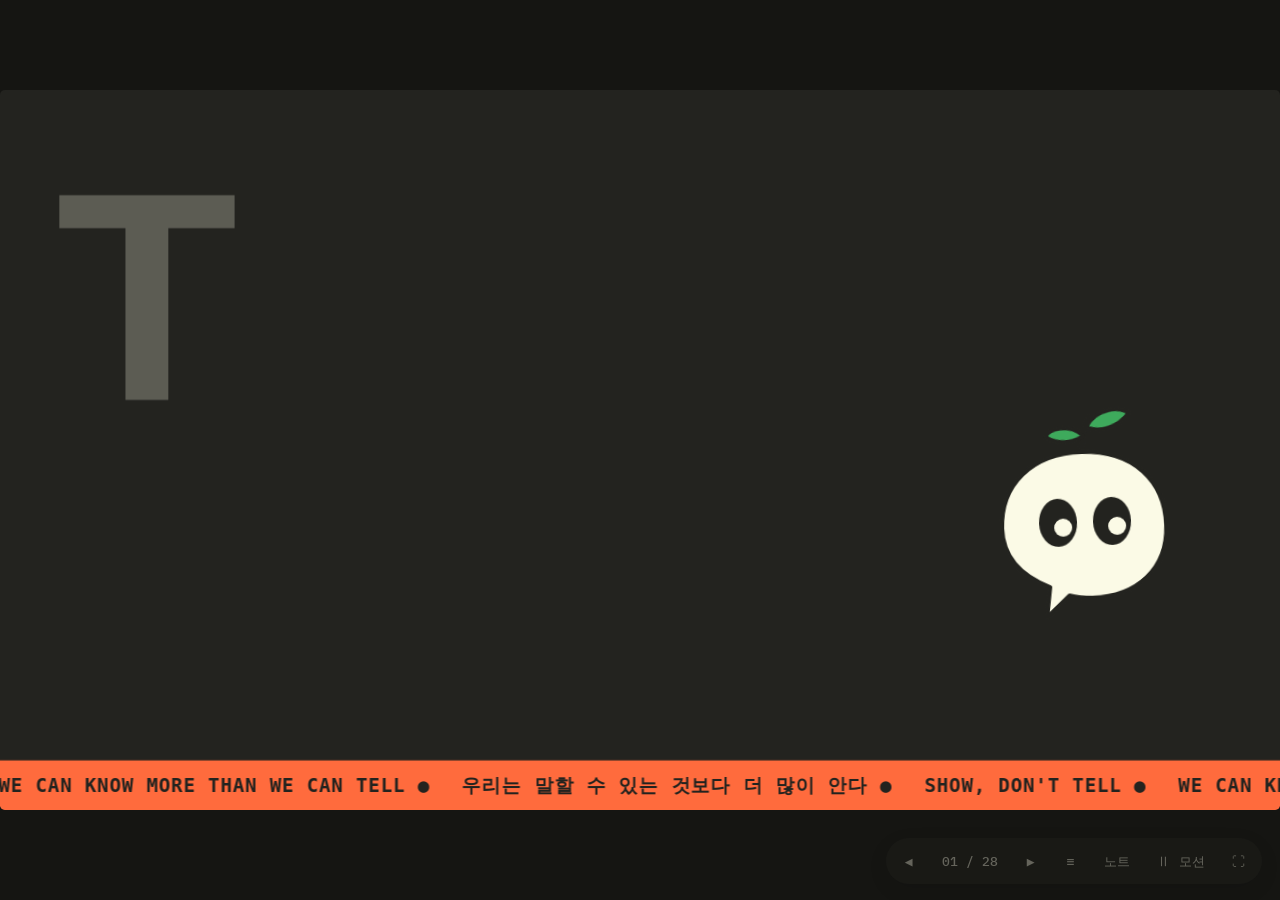
<file: index.html>
<!doctype html>
<html lang="ko">
<head>
<meta charset="utf-8">
<meta name="viewport" content="width=device-width, initial-scale=1">
<title>암묵지 AI — 발표 교안</title>
<meta http-equiv="refresh" content="0; url=deck/">
<link rel="canonical" href="deck/">
</head>
<body style="font-family:sans-serif;background:#23231f;color:#fbfae6;padding:40px">
<p>발표 교안으로 이동합니다… <a href="deck/" style="color:#f2ea6a">바로 열기</a></p>
</body>
</html>
</file>
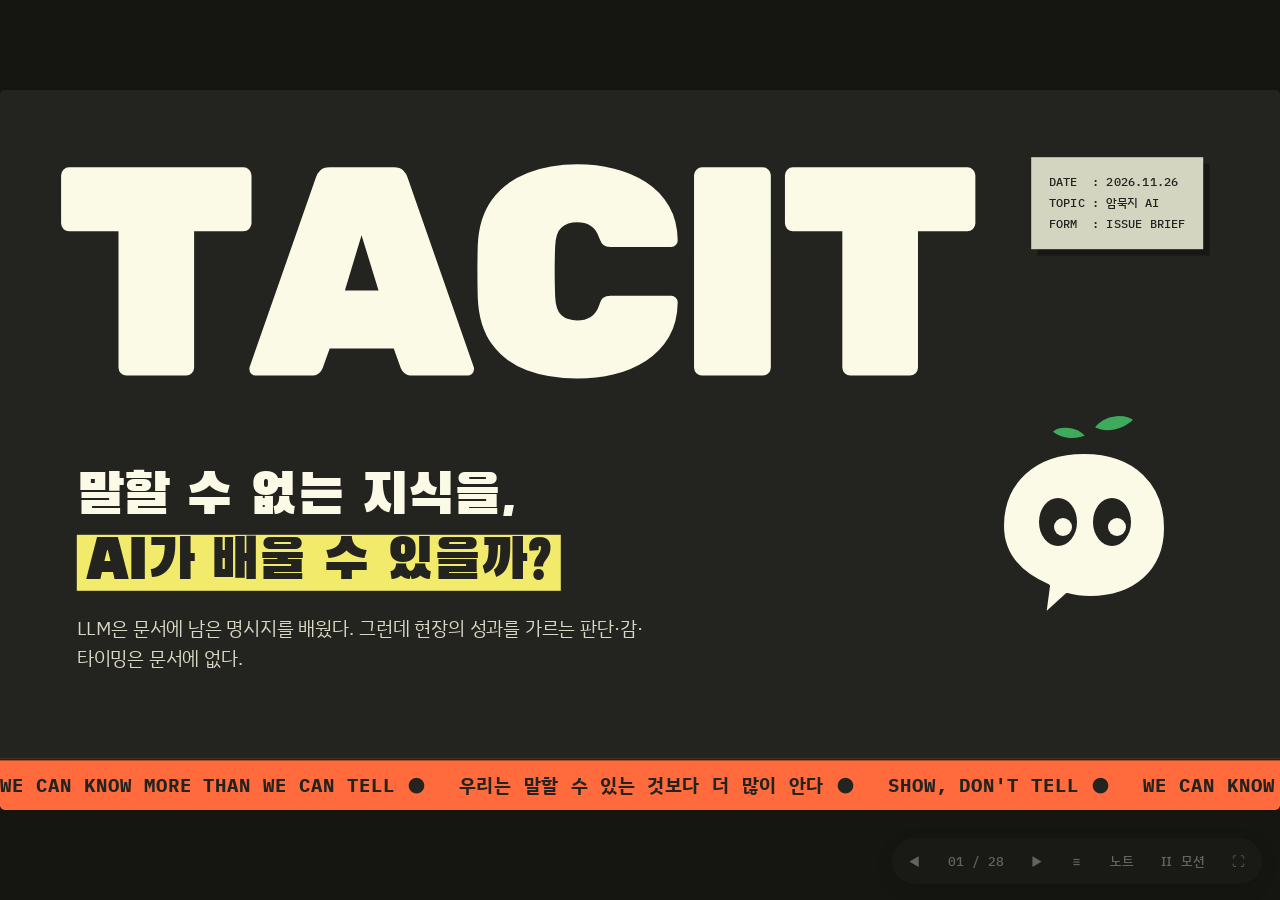
<file: deck/index.html>
<!doctype html>
<html lang="ko">
<head>
<meta charset="utf-8">
<meta name="viewport" content="width=device-width, initial-scale=1">
<title>암묵지 AI — 말할 수 없는 지식을 AI가 배울 수 있을까</title>
<link rel="preconnect" href="https://fonts.googleapis.com">
<link rel="preconnect" href="https://fonts.gstatic.com" crossorigin>
<link href="https://fonts.googleapis.com/css2?family=Black+Han+Sans&family=IBM+Plex+Mono:wght@400;500;600&family=IBM+Plex+Sans+KR:wght@400;500;700&family=Rubik:wght@800;900&display=swap" rel="stylesheet">
<link rel="stylesheet" href="deck.css">
</head>
<body data-next="../practice/">
<div class="frame"><main class="stage" id="stage">

<!-- ===================== 01 COVER ===================== -->
<section class="slide dark cover" aria-label="표지">
  <div class="word" aria-hidden="true"><span class="rise" style="--d:0">T</span><span class="rise" style="--d:1">A</span><span class="rise" style="--d:2">C</span><span class="rise" style="--d:3">I</span><span class="rise" style="--d:4">T</span></div>
  <div class="card pop" style="--d:6">DATE&nbsp;&nbsp;: 2026.11.26<br>TOPIC : 암묵지 AI<br>FORM&nbsp;&nbsp;: ISSUE BRIEF</div>
  <div class="title rise" style="--d:5">
    <h1>말할 수 없는 지식을,<br><span class="hl">AI가 배울 수 있을까?</span></h1>
    <p>LLM은 문서에 남은 명시지를 배웠다. 그런데 현장의 성과를 가르는 판단·감·타이밍은 문서에 없다.</p>
  </div>
  <div class="m ambient bob" data-mascot="cream"></div>
  <div class="ticker"><div class="track ambient marquee">
    <span>WE CAN KNOW MORE THAN WE CAN TELL ●</span><span>우리는 말할 수 있는 것보다 더 많이 안다 ●</span><span>SHOW, DON'T TELL ●</span><span>WE CAN KNOW MORE THAN WE CAN TELL ●</span><span>우리는 말할 수 있는 것보다 더 많이 안다 ●</span><span>SHOW, DON'T TELL ●</span>
  </div></div>
  <aside class="notes"><p><b>여는 말 (1분)</b> — “오늘은 ‘말로 할 수 없는 지식’ 이야기입니다. 자전거 타는 법을 글로만 배울 수 있을까요?”</p><p>캐릭터 ‘무언이’는 입이 없는 말풍선입니다. 알지만 말하지 못하는 지식을 상징합니다.</p><p>→ / Space 로 진행, M 목차, N 노트, P 모션 정지.</p></aside>
</section>

<!-- ===================== 02 MAP ===================== -->
<section class="slide" id="map" data-ch="INDEX" data-cc="var(--ink)" aria-label="목차">
  <div class="kicker rise">INDEX — 타일을 누르면 해당 챕터로 이동합니다</div>
  <h2 class="h2 rise" style="--d:1">오늘의 지도</h2>
  <div class="map-grid">
    <button class="tile rise" style="--d:2;background:var(--green)" data-go="6"><span class="num">01 · CONCEPT</span><span data-icon="book"></span><span class="nm">개념</span><span class="ds">명시지 vs 암묵지, SECI</span><span class="pg">p.06</span></button>
    <button class="tile rise" style="--d:3;background:var(--orange)" data-go="9"><span class="num">02 · WHY NOW</span><span data-icon="drop"></span><span class="nm">왜 지금</span><span class="ds">LLM의 네 가지 한계</span><span class="pg">p.09</span></button>
    <button class="tile rise" style="--d:4;background:var(--yellow)" data-go="12"><span class="num">03 · CASES</span><span data-icon="hand"></span><span class="nm">사례</span><span class="ds">도요타·참치·도예·용접</span><span class="pg">p.12</span></button>
    <button class="tile rise" style="--d:5;background:var(--sky)" data-go="17"><span class="num">04 · VOICES</span><span data-icon="quote"></span><span class="nm">발언</span><span class="ds">나델라·김준하·Autor</span><span class="pg">p.17</span></button>
    <button class="tile rise" style="--d:6;background:var(--plum);color:var(--cream)" data-go="19"><span class="num">05 · CRITIQUE</span><span data-icon="warn"></span><span class="nm">비판</span><span class="ds">‘캡처’라는 말을 의심하기</span><span class="pg">p.19</span></button>
    <button class="tile rise" style="--d:7;background:var(--blue);color:var(--cream)" data-go="22"><span class="num">06 · CLASSROOM</span><span data-icon="board"></span><span class="nm">교실</span><span class="ds">교사의 암묵지와 AI</span><span class="pg">p.22</span></button>
    <button class="tile rise" style="--d:8;background:var(--sage)" data-go="25"><span class="num">07 · WRAP-UP</span><span data-icon="flag"></span><span class="nm">정리</span><span class="ds">영상 가이드 · 미확인 · 요약</span><span class="pg">p.25</span></button>
    <button class="tile rise" style="--d:9;background:var(--ink);color:var(--cream)" data-go="3"><span class="num">00 · START</span><span style="position:absolute;top:14px;right:18px;width:96px" data-mascot="cream"></span><span class="nm">처음부터</span><span class="ds">읽는 법 · 폴라니 · 숫자</span><span class="pg">p.03</span></button>
  </div>
  <aside class="notes"><p>목차는 언제든 <b>M</b> 키나 상단 ‘≡ 목차’ 버튼으로 돌아올 수 있습니다. 질의응답 때 원하는 챕터로 바로 점프하세요.</p></aside>
</section>

<!-- ===================== 03 THREE LAYERS ===================== -->
<section class="slide" data-ch="00 읽는 법" data-cc="var(--ink)" aria-label="세 층위">
  <div class="kicker rise">HOW TO READ</div>
  <h2 class="h2 rise" style="--d:1">먼저, <span class="hl">세 층위</span>를 섞지 마세요</h2>
  <p class="lead rise" style="--d:2;margin-top:14px">‘암묵지 AI’는 아직 표준 학술 용어가 아닙니다. 같은 말이 세 가지 다른 것을 가리킵니다.</p>
  <div class="vcards tall" style="grid-template-columns:repeat(3,1fr);margin-top:30px">
    <div class="vcard" data-step="1"><span class="no">01</span><span class="lab">IDEA</span><div data-icon="book"></div><h3>철학·경영학의 개념</h3><p>폴라니의 ‘말할 수 없는 앎’, 노나카의 SECI 지식경영 모델.</p></div>
    <div class="vcard" data-step="2"><span class="no">02</span><span class="lab">PRODUCT</span><div data-icon="tag"></div><h3>기업 제품·마케팅 카테고리</h3><p>전문가 노하우를 SOP·플레이북으로 바꾼다는 지식 플랫폼들.</p></div>
    <div class="vcard" data-step="3"><span class="no">03</span><span class="lab">LEARNING</span><div data-icon="robot"></div><h3>기계학습의 문제</h3><p>로봇이 시범·영상·센서 데이터로 ‘하는 법’을 배우는 기술.</p></div>
  </div>
  <div class="foot" data-step="4" style="margin-top:26px"><span class="mono" style="font-size:16px;letter-spacing:.1em">이 발표의 출처 표기 →</span><span class="chip v-res">연구</span><span class="chip v-news">보도</span><span class="chip v-self">회사 발표</span><span class="chip v-unk">미확인</span></div>
  <aside class="notes"><p>이 발표 전체에서 가장 중요한 안전장치입니다. “암묵지 AI”라는 말을 들으면 <b>지금 어느 층위 이야기인지</b>부터 묻게 하세요.</p><p>칩 네 가지는 이후 모든 수치·사례 옆에 붙습니다. 특히 노란 ‘회사 발표’는 독립 검증이 없다는 뜻입니다.</p></aside>
</section>

<!-- ===================== 04 POLANYI BILLBOARD ===================== -->
<section class="slide bill" data-ch="00 출발점" data-cc="var(--orange)" aria-label="폴라니">
  <div class="cloud ambient drift" style="top:120px;width:200px;height:54px;animation-delay:-4s"></div>
  <div class="cloud ambient drift" style="top:210px;width:130px;height:40px;animation-delay:-15s;animation-duration:34s"></div>
  <div class="wall"></div>
  <div class="leg" style="left:330px"></div><div class="leg" style="left:880px"></div>
  <div class="ground"></div>
  <div class="poster pop">
    <div class="mono" style="font-size:15px;letter-spacing:.14em;margin-bottom:22px">POLANYI · 1966 · THE TACIT DIMENSION</div>
    <div class="q">“우리는 말할 수 있는 것보다<br>더 많이 안다.”</div>
    <div class="en">We can know more than we can tell.</div>
    <div class="by">— Michael Polanyi</div>
    <div class="m" data-mascot="ink"></div>
  </div>
  <div class="side">
    <div class="note-card" data-step="1"><span class="k">EXAMPLE</span>얼굴 알아보기, 자전거 타기 — <b>할 수는 있지만</b> 규칙으로 다 설명할 수 없는 능력.</div>
    <div class="note-card" data-step="2"><span class="k">POLANYI'S PARADOX</span>경제학자 <b>David Autor</b>가 2014년 ‘폴라니의 역설’로 명명. 자동화가 왜 어려운 일이 있는지 설명하는 틀. <br><span class="chip v-res" style="margin-top:10px">연구 · NBER WP20485</span></div>
  </div>
  <aside class="notes"><p>질문 던지기: “지금 여기서 자전거 타는 법을 말로만 설명해 보실 분?” 말로 하면 ‘균형을 잡는다’ 정도밖에 안 나옵니다.</p><p>이것이 모든 논의의 출발점입니다. LLM은 ‘말해진 것’을 배웠습니다.</p></aside>
</section>

<!-- ===================== 05 STATS ===================== -->
<section class="slide" data-ch="00 지형" data-cc="var(--orange)" aria-label="숫자 네 개">
  <div class="kicker rise">THE LANDSCAPE IN 4 NUMBERS</div>
  <h2 class="h2 rise" style="--d:1">숫자 네 개로 보는 지형 — <span style="opacity:.55">출처 수준과 함께</span></h2>
  <div class="stats">
    <div class="stat" data-step="1" style="background:var(--orange)"><span class="mono" style="font-size:14px;letter-spacing:.12em">TRANSFER</span><div class="big">+34%</div><p>생성형 AI 도입 후 <b>초보 상담사</b>의 시간당 해결 건수 증가. 숙련자는 미미.</p><div class="who">Brynjolfsson 외 · 상담원 5,179명</div><span class="chip v-res">연구 · 시사적 증거</span></div>
    <div class="stat" data-step="2" style="background:var(--sky)"><span class="mono" style="font-size:14px;letter-spacing:.12em">PEAK DATA</span><div class="big">2028</div><p>공개 텍스트 재고와 학습 수요가 만나는 <b>중간값</b> (범위 2026–2032).</p><div class="who">Epoch AI · 약 300조 토큰 추정</div><span class="chip v-res">연구 · 추정</span></div>
    <div class="stat" data-step="3" style="background:var(--yellow)"><span class="mono" style="font-size:14px;letter-spacing:.12em">CRAFT</span><div class="big">85%</div><p>참치 감정 AI와 <b>인간 검사자</b>의 판정 일치율.</p><div class="who">TUNA SCOPE · 2019 PoC</div><span class="chip v-self">회사 발표 · 독립검증 없음</span></div>
    <div class="stat" data-step="4" style="background:var(--sage)"><span class="mono" style="font-size:14px;letter-spacing:.12em">SCALE</span><div class="big">800<small>명</small></div><p>도요타 O-Beya AI 에이전트를 쓰는 <b>파워트레인 엔지니어</b> 규모 (2024.1~).</p><div class="who">Microsoft Source Asia</div><span class="chip v-self">회사 발표</span></div>
  </div>
  <aside class="notes"><p>숫자를 하나씩 공개하며 <b>칩 색깔</b>을 함께 읽어 주세요. +34%와 2028은 연구, 85%와 800명은 회사가 스스로 발표한 수치입니다.</p><p>“같은 숫자라도 누가 말했는지에 따라 무게가 다릅니다.”</p></aside>
</section>

<!-- ===================== 06 CH01 ===================== -->
<section class="slide chapter" style="--c:var(--green)" aria-label="챕터 1 개념">
  <div class="bignum rise">01</div>
  <div class="txt"><div class="kicker rise" style="--d:1">CHAPTER 01 — CONCEPT</div><h2 class="rise" style="--d:2">개념</h2><p class="rise" style="--d:3">명시지와 암묵지는 무엇이 다른가. 그리고 조직 안에서 지식은 어떻게 도는가.</p></div>
  <div class="sw rise" style="--d:4">GREEN · KNOW-HOW</div>
  <div class="m ambient bob" data-mascot="ink"></div>
  <aside class="notes"><p>챕터 1: 개념 정리 (약 6분).</p></aside>
</section>

<!-- ===================== 07 EXPLICIT VS TACIT ===================== -->
<section class="slide" data-ch="01 개념" data-cc="var(--green)" aria-label="명시지와 암묵지">
  <div class="kicker rise">KNOW-THAT vs KNOW-HOW</div>
  <h2 class="h2 rise" style="--d:1">핵심 차이는 <span class="hl">‘문서로 옮길 수 있는가’</span></h2>
  <div class="versus">
    <div class="vside ex" data-step="1"><div data-icon="book"></div><div class="t">명시지<small>EXPLICIT</small></div><div class="sub">지금 LLM이 배우는 것</div>
      <dl><dt>형태</dt><dd>문서, 매뉴얼, 숫자, 규칙, 코드</dd><dt>전달</dt><dd>공유·검색·복사로 바로 퍼진다</dd><dt>LLM</dt><dd>웹·책·문서를 대량 학습 — <b>바로 이 영역</b></dd><dt>비유</dt><dd>“매뉴얼을 다 외운 똑똑한 신입”</dd></dl></div>
    <div class="vside ta" data-step="2"><div data-icon="hand"></div><div class="t">암묵지<small>TACIT</small></div><div class="sub">문서에 남지 않는 것</div>
      <dl><dt>형태</dt><dd>경험, 감, 판단 습관, 신체 감각</dd><dt>전달</dt><dd>옆에서 함께 일하기, 관찰, 도제, 시범</dd><dt>LLM</dt><dd>문서에 없으므로 <b>원칙적으로 학습 데이터에 없음</b></dd><dt>비유</dt><dd>베테랑이 “딱 보면 아는” 판단</dd></dl></div>
    <div class="vs pop" style="--d:3">VS</div>
  </div>
  <div class="foot" data-step="3"><span class="chip v-res">연구 · 초록 수준</span><span>전문가 <b>행동</b>에서 LLM이 암묵지를 꺼낼 수 있는지 실험한 ICIS 2026 논문 — 일반화는 추가 검증 필요</span></div>
  <aside class="notes"><p>왼쪽은 ‘사실로 아는 것(know-that)’, 오른쪽은 ‘하는 법을 아는 것(know-how)’.</p><p>교사 예시: 교육과정 성취기준 = 명시지, 학생 표정을 보고 설명을 바꾸는 순간 = 암묵지.</p><p>비유 출처: ThinkingData 블로그.</p></aside>
</section>

<!-- ===================== 08 SECI ===================== -->
<section class="slide" data-ch="01 개념" data-cc="var(--green)" data-scene="seci" aria-label="SECI 모델">
  <div class="kicker rise">NONAKA · SECI MODEL (1990~)</div>
  <h2 class="h2 rise" style="--d:1">조직에서 지식이 도는 4단계</h2>
  <div class="seci">
    <svg viewBox="0 0 600 600" class="rise" style="--d:2" role="img" aria-label="SECI 순환 도식">
      <g class="q" data-q="s"><path d="M300 300 L300 40 A260 260 0 0 0 40 300Z" fill="#3eaa5c" stroke="#23231f" stroke-width="4"/><text x="160" y="180" text-anchor="middle" font-family="Rubik" font-weight="900" font-size="88" fill="#23231f">S</text><text x="160" y="232" text-anchor="middle" font-family="Black Han Sans" font-size="30" fill="#23231f">공동화</text></g>
      <g class="q" data-q="e"><path d="M300 300 L560 300 A260 260 0 0 0 300 40Z" fill="#ff6b3d" stroke="#23231f" stroke-width="4"/><text x="440" y="180" text-anchor="middle" font-family="Rubik" font-weight="900" font-size="88" fill="#23231f">E</text><text x="440" y="232" text-anchor="middle" font-family="Black Han Sans" font-size="30" fill="#23231f">표출화 ★</text></g>
      <g class="q" data-q="c"><path d="M300 300 L300 560 A260 260 0 0 0 560 300Z" fill="#f2ea6a" stroke="#23231f" stroke-width="4"/><text x="440" y="410" text-anchor="middle" font-family="Rubik" font-weight="900" font-size="88" fill="#23231f">C</text><text x="440" y="462" text-anchor="middle" font-family="Black Han Sans" font-size="30" fill="#23231f">연결화</text></g>
      <g class="q" data-q="i"><path d="M300 300 L40 300 A260 260 0 0 0 300 560Z" fill="#a9d8db" stroke="#23231f" stroke-width="4"/><text x="160" y="410" text-anchor="middle" font-family="Rubik" font-weight="900" font-size="88" fill="#23231f">I</text><text x="160" y="462" text-anchor="middle" font-family="Black Han Sans" font-size="30" fill="#23231f">내면화</text></g>
      <circle cx="300" cy="300" r="282" fill="none" stroke="#23231f" stroke-width="2" stroke-dasharray="3 10"/>
      <circle cx="300" cy="300" r="62" fill="#fbfae6" stroke="#23231f" stroke-width="4"/>
      <text x="300" y="294" text-anchor="middle" font-family="IBM Plex Mono" font-weight="600" font-size="17" fill="#23231f">KNOWLEDGE</text><text x="300" y="318" text-anchor="middle" font-family="IBM Plex Mono" font-weight="600" font-size="17" fill="#23231f">SPIRAL</text>
      <g class="orbit ambient"><circle cx="300" cy="18" r="15" fill="#23231f"/><circle cx="300" cy="18" r="6" fill="#fbfae6"/></g>
    </svg>
    <div class="seci-detail">
      <div class="sd" data-sd="intro"><div class="code" style="font-size:90px">S→E→C→I</div><h3>폴라니의 구분을 지식경영으로</h3><p class="arrow">암묵 ↔ 명시가 나선형으로 순환한다</p><p>노나카 이쿠지로가 만든 틀. 한 단계씩 짚어 보겠습니다.</p></div>
      <div class="sd" data-sd="s"><div class="code" style="color:var(--green)">S</div><h3>공동화 Socialization</h3><p class="arrow">암묵지 → 암묵지</p><p>관찰·모방·실습으로 함께 경험하며 전수하는 단계.</p><div class="eg">예: 신입이 베테랑의 고객 통화에 동석한다.<br><b>AI 도입에서 가장 설계가 비어 있는 단계</b>로 자주 지적된다.</div></div>
      <div class="sd" data-sd="e"><div class="code" style="color:var(--orange)">E ★</div><h3>표출화 Externalization</h3><p class="arrow">암묵지 → 명시지 · 가장 어렵고 핵심</p><p>노하우를 언어·개념·도식으로 꺼내는 단계.</p><div class="eg">예: 베테랑이 “갱신이 위험한 5가지 신호”를 정리한다.<br>단, 비판자들은 이 ‘전환’이 <b>원리상 부분적</b>일 수밖에 없다고 본다.</div></div>
      <div class="sd" data-sd="c"><div class="code" style="color:#b9ae00">C</div><h3>연결화 Combination</h3><p class="arrow">명시지 → 명시지</p><p>문서·데이터를 결합·분류·재편집해 새 명시지를 만드는 단계.</p><div class="eg">예: 신호 목록 + 이탈 데이터를 합쳐 플레이북 제작.<br><b>지금의 LLM·RAG가 가장 잘하는 단계.</b></div></div>
      <div class="sd" data-sd="i"><div class="code" style="color:#3a9ea3">I</div><h3>내면화 Internalization</h3><p class="arrow">명시지 → 암묵지</p><p>실행하며 배우기(learning by doing)로 다시 몸에 익히는 단계.</p><div class="eg">예: 플레이북을 실무에 써보며 감각으로 체득한다.<br>문서가 ‘내 것’이 되는 순간.</div></div>
      <div class="sd" data-sd="all"><h3 style="margin-top:0">유명한 예 — 파나소닉 제빵기</h3><p style="margin-top:14px">X선 비교만으로는 안 되던 반죽을, 개발자가 <b>장인 곁에서 직접 배우며</b> 풀었다는 사례. 공동화 → 표출화의 교과서적 장면.</p><div class="eg" style="background:#f8d9d0"><b>주의</b> — SECI 자체가 논쟁 중. Gourlay(2006)·Tsoukas(2003): 폴라니에게 암묵/명시는 <b>두 형태가 아니라 한 앎의 두 차원</b>이라 완전히 ‘전환’될 수 없다. → 05 비판</div></div>
    </div>
  </div>
  <span data-step="1"></span><span data-step="2"></span><span data-step="3"></span><span data-step="4"></span><span data-step="5"></span>
  <aside class="notes"><p>→ 키를 누를 때마다 S, E, C, I 한 칸씩 밝아지고, 점이 그 구간만 돕니다. 다섯 번째에서 파나소닉 사례와 비판 예고.</p><p>강조점: LLM은 <b>C(연결화)</b>에 강하고, 정작 어려운 것은 <b>E(표출화)</b>와 <b>S(공동화)</b>.</p></aside>
</section>

<!-- ===================== 09 CH02 ===================== -->
<section class="slide chapter" style="--c:var(--orange)" aria-label="챕터 2 왜 지금">
  <div class="bignum rise">02</div>
  <div class="txt"><div class="kicker rise" style="--d:1">CHAPTER 02 — WHY NOW</div><h2 class="rise" style="--d:2">왜 지금</h2><p class="rise" style="--d:3">유행어라서가 아니라, LLM의 구조적 한계 네 가지가 동시에 드러나고 있기 때문.</p></div>
  <div class="sw rise" style="--d:4">ORANGE · NEXT PARADIGM?</div>
  <div class="m ambient bob" data-mascot="ink"></div>
  <aside class="notes"><p>챕터 2 (약 7분). “다음 병목은 암묵지”라는 말이 왜 나오는지.</p></aside>
</section>

<!-- ===================== 10 FOUR REASONS ===================== -->
<section class="slide" data-ch="02 왜 지금" data-cc="var(--orange)" aria-label="네 가지 이유">
  <div class="kicker rise">FOUR STRUCTURAL LIMITS</div>
  <h2 class="h2 rise" style="--d:1">‘다음 패러다임’으로 불리는 네 가지 이유</h2>
  <div class="vcards" style="grid-template-columns:repeat(4,1fr);margin-top:30px">
    <div class="vcard" data-step="1"><span class="no">①</span><span class="lab">FUEL</span><div data-icon="drop"></div><h3>공개 텍스트라는 연료가 유한하다</h3><p>유효 재고 약 300조 토큰, 소진 시점 2026–2032. 수츠케버: “peak data에 도달했다.”</p><p style="margin-top:8px;font-size:17px;opacity:.8">※ ‘AI가 멈춘다’가 아니라 무게중심이 현장·행동 데이터로 이동.</p><div class="src"><span class="chip v-res">Epoch AI</span><span class="chip v-news">보도</span></div></div>
    <div class="vcard" data-step="2"><span class="no">②</span><span class="lab">WORLD</span><div data-icon="globe"></div><h3>말은 잘하지만 세계를 모른다</h3><p>르쿤: 토큰 생성 스케일링만으로는 다음 혁명이 오지 않는다 — <b>세계 모델</b>로 전환 필요.</p><p style="margin-top:8px;font-size:17px;opacity:.8">고양이는 중력을 안다. 모라벡의 역설.</p><div class="src"><span class="chip v-res">AI Magazine 2026</span></div></div>
    <div class="vcard" data-step="3"><span class="no">③</span><span class="lab">CONTEXT</span><div data-icon="chat"></div><h3>병목은 성능이 아니라 ‘맥락’</h3><p>AI가 성과를 못 낸 원인은 모델이 아니라, 피드백을 기억하고 맥락에 적응하지 못하는 것. 암묵지가 빠진 답은 “매번 사람이 손봐야”.</p><div class="src"><span class="chip v-unk">MIT 보고서 2차 인용</span></div></div>
    <div class="vcard" data-step="4"><span class="no">④</span><span class="lab">PHYSICAL</span><div data-icon="arm"></div><h3>화면 밖은 전부 암묵지</h3><p>흙의 상태, 금속의 소리, 반죽의 되기, 용접 불꽃 모양. 굴착기 숙련공의 “지면을 살짝 흔드는” 판단은 매뉴얼로 학습 불가.</p><div class="src"><span class="chip v-news">김준하 · 트렌드비즈</span></div></div>
  </div>
  <aside class="notes"><p>① 연료 고갈 → ② 세계를 모름 → ③ 맥락이 없음 → ④ 몸이 없음. 네 가지가 모두 “문서 밖의 지식”을 가리킨다는 점을 묶어 주세요.</p><p>③의 MIT 수치(‘95% 무성과’)는 국내 2차 글로만 확인되어 <b>미확인</b>입니다.</p></aside>
</section>

<!-- ===================== 11 BARS ===================== -->
<section class="slide" data-ch="02 왜 지금" data-cc="var(--orange)" aria-label="실증 연구">
  <div class="kicker rise">EVIDENCE · GENERATIVE AI AT WORK</div>
  <h2 class="h2 rise" style="--d:1">AI는 숙련자의 ‘감’을 초보에게 옮겼나?</h2>
  <div style="display:grid;grid-template-columns:1fr 430px;gap:50px;margin-top:10px">
    <div>
      <div class="bars" data-step="1">
        <div class="bar"><span class="lab">초보·저숙련</span><div class="track"><div class="fill" style="--w:100%;background:var(--orange)"></div><span class="val">+34%</span></div></div>
        <div class="bar"><span class="lab">전체 평균</span><div class="track"><div class="fill" style="--w:41%;background:var(--yellow)"></div><span class="val">+14%</span></div></div>
        <div class="bar"><span class="lab">숙련자</span><div class="track"><div class="fill" style="--w:3%;background:var(--sage)"></div><span class="val">미미</span></div></div>
      </div>
      <p class="small" style="margin-top:18px;opacity:.75">시간당 해결 건수 변화 · 고객지원 에이전트 5,179명</p>
    </div>
    <div style="display:grid;gap:18px;align-content:start;margin-top:40px">
      <div class="note-card" style="background:var(--sage);font-family:var(--f-mono);font-size:16px;line-height:1.8">STUDY : Generative AI at Work<br>BY&nbsp;&nbsp;&nbsp;&nbsp;: Brynjolfsson · Li · Raymond<br>REF&nbsp;&nbsp;&nbsp;: NBER WP 31161<br>N&nbsp;&nbsp;&nbsp;&nbsp;&nbsp;: 5,179 agents</div>
      <div class="note-card" data-step="2">저자 표현: AI가 숙련자의 <b>“잠재적 암묵지”</b>를 전파했다는 <span class="hl">시사적 증거(suggestive evidence)</span> — 확정 결론이 아님.</div>
      <div data-step="3"><span class="tag-ask">ASK</span><p class="h3" style="margin-top:12px;font-size:30px">왜 숙련자에게는 효과가 미미했을까?</p></div>
    </div>
  </div>
  <aside class="notes"><p>막대가 자라는 동안 잠시 멈춰서 청중이 예상하게 해 보세요.</p><p>질문 후 예상 답: 숙련자는 이미 그 노하우를 갖고 있다 → AI가 ‘상위 상담사의 패턴’을 초보에게 전달한 셈. 원문: “지시가 존재하지 않는 과제도 ML이 학습할 수 있다.”</p></aside>
</section>

<!-- ===================== 12 CH03 ===================== -->
<section class="slide chapter" style="--c:var(--yellow)" aria-label="챕터 3 사례">
  <div class="bignum rise">03</div>
  <div class="txt"><div class="kicker rise" style="--d:1">CHAPTER 03 — CASES</div><h2 class="rise" style="--d:2">사례</h2><p class="rise" style="--d:3"><b class="mono" style="font-size:34px">SHOW, DON'T TELL.</b><br>설명해달라고 하지 말고, 하는 것을 보여주게 하라.</p></div>
  <div class="sw rise" style="--d:4">YELLOW · WHO / WHAT / HOW</div>
  <div class="m ambient bob" data-mascot="ink"></div>
  <aside class="notes"><p>챕터 3 (약 10분). 모든 사례의 공통 원리는 하나: 말이 아니라 <b>행동</b>을 데이터로.</p></aside>
</section>

<!-- ===================== 13 FOUR WAYS ===================== -->
<section class="slide" data-ch="03 사례" data-cc="var(--yellow)" aria-label="캡처 4방식">
  <div class="kicker rise">FOUR WAYS TO “CATCH” IT</div>
  <h2 class="h2 rise" style="--d:1">암묵지를 ‘잡는’ 네 가지 길</h2>
  <div class="ways">
    <div class="way" data-step="1"><div class="hd" style="background:var(--salmon)"><span class="en">01 · INTERVIEW</span><div data-icon="mic"></div><h3>인터뷰</h3><p>AI가 묻고, 판단 기준을 끌어낸다</p></div><ul><li>Tacit(Theoremlabs) — “첫 세 단계와 그 순서를 왜?”</li><li>Blockbrain — Tacit-to-Digital</li><li>Workait — 전문가 ‘AI Worker’</li></ul></div>
    <div class="way" data-step="2"><div class="hd" style="background:var(--yellow)"><span class="en">02 · TRACE</span><div data-icon="steps"></div><h3>궤적</h3><p>실제 일한 흔적에서 패턴을 뽑는다</p></div><ul><li>채널톡 — 1–2년 상담 흐름 → SOP 초안</li><li>도요타 — 대화 이력 + 전문가 리뷰</li><li>나델라 — “인간의 작업 궤적”</li></ul></div>
    <div class="way" data-step="3"><div class="hd" style="background:var(--green)"><span class="en">03 · DEMO</span><div data-icon="eye"></div><h3>시범</h3><p>보여준 행동을 따라 배운다</p></div><ul><li>모방학습 · 역강화학습(IRL)</li><li>사람이 문 여는 영상 → 로봇 학습</li><li>참치 장인 판정 + 꼬리 단면 사진</li></ul></div>
    <div class="way" data-step="4"><div class="hd" style="background:var(--sky)"><span class="en">04 · SENSOR</span><div data-icon="wave"></div><h3>센서</h3><p>몸의 감각을 수치로 기록한다</p></div><ul><li>CrafTouch — 손·팔의 촉감·힘</li><li>용접 각도·속도·재질별 판단</li><li>2D/3D 비전 검사</li></ul></div>
  </div>
  <p class="small" data-step="5" style="margin-top:22px"><span class="tag-ask" style="font-size:14px;padding:7px 10px;margin-right:10px">NOTE</span>어느 방식도 암묵지 ‘그 자체’를 옮기진 않는다 — 기록된 흔적, 행동 모방, 부분적 언어화일 뿐. → 05 비판</p>
  <aside class="notes"><p>이 네 칸이 이후 사례를 읽는 렌즈입니다. 사례가 나올 때마다 “이건 어느 칸?” 하고 물어보세요.</p><p>보너스: RLHF는 ‘비교 판단’이라는 다섯 번째 우회로 (p.16).</p></aside>
</section>

<!-- ===================== 14 GLOBAL CASES ===================== -->
<section class="slide" data-ch="03 사례" data-cc="var(--yellow)" aria-label="해외 사례">
  <div class="kicker rise">CASE FILES · GLOBAL</div>
  <h2 class="h2 rise" style="--d:1">은퇴하는 전문가, 10년 수련의 눈, 300년 공방의 손</h2>
  <div class="icards">
    <div class="icard" data-step="1"><div class="top"><div data-icon="gear"></div><div class="chips"><span class="chip v-self">회사 발표</span></div></div><h3>도요타 O-Beya</h3>
      <dl class="meta"><dt>WHAT :</dt><dd>파워트레인 개발용 AI 에이전트 9종(진동·연비·규제)의 ‘큰 방’</dd><dt>HOW :</dt><dd>베테랑의 설계 보고서·<b>손글씨 문서</b>까지 투입, 대화 이력과 전문가 리뷰를 재학습</dd><dt>SCALE :</dt><dd>엔지니어 약 800명 (2024.1~)</dd><dt>WAY :</dt><dd>궤적</dd></dl>
      <div class="quote">“전문가가 은퇴하면 지식이 사라진다. 그걸 막는 것이 미션.” — 오니시 겐지</div></div>
    <div class="icard" data-step="2" style="background:var(--sky)"><div class="top"><div data-icon="fish"></div><div class="chips"><span class="chip v-self">주관사 발표</span></div></div><h3>TUNA SCOPE</h3>
      <dl class="meta"><dt>WHAT :</dt><dd>참치 꼬리 단면을 보고 품질을 판정하는 <b>최소 10년 수련</b>의 ‘눈 감정’</dd><dt>HOW :</dt><dd>장인의 등급 판정 + 꼬리 단면 사진 → 이미지 딥러닝</dd><dt>RESULT :</dt><dd>인간 검사자와 85% 일치 (2019 PoC)</dd><dt>WAY :</dt><dd>시범</dd></dl>
      <div class="quote">장인 본인도 기준을 언어화하기 어렵다고 밝힘. 독립 검증 미확인.</div></div>
    <div class="icard" data-step="3" style="background:#f6c9bb"><div class="top"><div data-icon="pot"></div><div class="chips"><span class="chip v-news">대학 보도</span></div></div><h3>CrafTouch</h3>
      <dl class="meta"><dt>WHAT :</dt><dd>300년 역사 오키나와 쓰보야 도예 공방의 기술 전승</dd><dt>HOW :</dt><dd>웨어러블 햅틱 센서로 손·팔의 <b>촉감·힘</b> 기록 → 타인에게 재생 + 로봇 아바타</dd><dt>WHERE :</dt><dd>2025 오사카·간사이 엑스포 전시</dd><dt>WAY :</dt><dd>센서</dd></dl>
      <div class="quote">“언어화할 수 없는 기술과 감각”을 측정 대상으로 명시.</div></div>
  </div>
  <aside class="notes"><p>세 사례를 앞 장의 네 칸에 대응시켜 보세요: 도요타=궤적, 참치=시범, 도예=센서.</p><p>수치는 모두 자기 보고. 특히 TUNA 85%는 2019년 개념검증 단계의 주관사 발표입니다.</p></aside>
</section>

<!-- ===================== 15 KOREA ===================== -->
<section class="slide" data-ch="03 사례" data-cc="var(--yellow)" aria-label="한국 사례">
  <div class="kicker rise">CASE FILES · KOREA</div>
  <h2 class="h2 rise" style="--d:1">한국: 제조 숙련공의 ‘감’이 전략 자산이 되다</h2>
  <div class="icards">
    <div class="icard" data-step="1" style="background:var(--yellow)"><div class="top"><div data-icon="spark"></div><div class="chips"><span class="chip v-news">MTN 보도</span></div></div><h3>제조 암묵지 사업 · HD현대중공업</h3>
      <dl class="meta"><dt>WHY :</dt><dd>숙련공 부족·기술 소실 대응</dd><dt>SCALE :</dt><dd>10개 업종, 30개 컨소시엄</dd><dt>HOW :</dt><dd>용접 숙련공의 각도·속도·재질별 판단 데이터화 → 로봇 실증 + 비전 검사</dd></dl>
      <div class="quote">용접 = 금형 모양·두께마다 전류·전압을 순간 판단으로 조절하는 일.</div></div>
    <div class="icard" data-step="2" style="background:#bfe5c8"><div class="top"><div data-icon="headset"></div><div class="chips"><span class="chip v-unk">성과 수치 미확인</span></div></div><h3>채널톡</h3>
      <dl class="meta"><dt>WHAT :</dt><dd>고객 상담 데이터 기반 AI</dd><dt>HOW :</dt><dd>상담사들의 지난 1–2년 상담 흐름에서 노하우를 뽑아 <b>상담 SOP 자동 초안</b></dd><dt>WAY :</dt><dd>궤적 — 문서가 아니라 실제 상담 궤적</dd></dl>
      <div class="quote">EO Korea 인터뷰: 도메인 지식·현장 이해가 생존 전략.</div></div>
    <div class="icard" data-step="3"><div class="top"><div data-icon="flag"></div><div class="chips"><span class="chip v-news">보도</span></div></div><h3>전략 담론</h3>
      <dl class="meta"><dt>임종인 :</dt><dd>수십 년 제조업 암묵지를 피지컬 AI에 (코리아타임스, 11.04)</dd><dt>하정우 :</dt><dd>현장 암묵지 데이터화 → 피지컬 AI·산업 AX</dd><dt>구윤철 :</dt><dd>『AI 코리아』 — 조선 용접을 대표 예로</dd></dl>
      <div class="quote">크몽 AX·ThinkingData: “병목은 데이터 양이 아니라 암묵지” — 확산 신호이자 <b>마케팅 언어화</b>의 신호.</div></div>
  </div>
  <aside class="notes"><p>한국 맥락의 핵심은 <b>제조·조선 용접</b>. 정책 담론이 빠르게 늘고 있지만 대부분 보도 단계입니다.</p><p>세 번째 카드의 마지막 문장을 다음 챕터(비판)로 가는 다리로 쓰세요.</p></aside>
</section>

<!-- ===================== 16 TECHNIQUES ===================== -->
<section class="slide" data-ch="03 사례" data-cc="var(--yellow)" aria-label="학습 기술">
  <div class="kicker rise">UNDER THE HOOD</div>
  <h2 class="h2 rise" style="--d:1">말 대신 행동·비교로 배우는 세 가지 기술</h2>
  <div class="techs">
    <div class="tech" data-step="1"><div data-icon="hand"></div><span class="en">IMITATION LEARNING</span><h3>모방학습</h3>
      <div class="flow"><span class="box">전문가<br>시범</span><span class="ln"><i class="pk ambient travel"></i></span><span class="box">그대로<br>따라하기</span></div>
      <p>상태–행동 쌍을 지도학습. 매끄러움·안전처럼 <b>글로 쓰기 어려운 제약</b>이 시범에 담긴다.</p>
      <div class="pm"><span><b>약점</b>상황이 바뀌면 오차가 누적(compounding error)</span></div></div>
    <div class="tech" data-step="2" style="background:#dcefe0"><div data-icon="eye"></div><span class="en">INVERSE RL</span><h3>역강화학습</h3>
      <div class="flow"><span class="box">전문가<br>행동</span><span class="ln"><i class="pk ambient travel"></i></span><span class="box">“왜?”<br>보상 추론</span></div>
      <p>행동을 복사하지 않고, 그 행동을 최적으로 만드는 <b>보상함수를 역추론</b> → 새 상황에도 일반화.</p>
      <div class="pm"><span><b>예</b>Google XIRL, 사람이 문 여는 영상만으로 로봇이 학습(Sermanet 외)</span></div></div>
    <div class="tech" data-step="3" style="background:#fbf6c4"><div data-icon="compare"></div><span class="en">RLHF</span><h3>사람 피드백 강화학습</h3>
      <div class="flow"><span class="box">A vs B<br>선택</span><span class="ln"><i class="pk ambient travel"></i></span><span class="box">보상<br>모델</span></div>
      <p>‘좋은 답’의 규칙은 못 써도, 둘 중 나은 쪽은 즉시 고른다. 암묵지를 <b>언어화 없이 비교로 우회 수집</b>.</p>
      <div class="pm"><span><b>출처</b><span class="chip v-unk">해설 기반 · 원논문 직접 확인 안 함</span></span></div></div>
  </div>
  <aside class="notes"><p>세 기술의 공통점: <b>“설명해 주세요”</b>를 요구하지 않는다. 시범을 보이거나, 둘 중 하나를 고르기만 하면 된다.</p><p>교실 연결: 학생이 ‘좋은 글’을 정의는 못 해도 두 글 중 나은 것은 고를 수 있다 → 루브릭 이전의 판단.</p></aside>
</section>

<!-- ===================== 17 CH04 ===================== -->
<section class="slide chapter" style="--c:var(--sky)" aria-label="챕터 4 발언">
  <div class="bignum rise">04</div>
  <div class="txt"><div class="kicker rise" style="--d:1">CHAPTER 04 — VOICES</div><h2 class="rise" style="--d:2">발언</h2><p class="rise" style="--d:3">누가, 무슨 말을 했나.<br><span style="font-size:22px;opacity:.75">※ “tacit knowledge is the next frontier”라는 정확한 원문은 <b>미확인</b> — 취지가 같은 발언만 소개합니다.</span></p></div>
  <div class="sw rise" style="--d:4">SKY · QUOTES</div>
  <div class="m ambient bob" data-mascot="ink"></div>
  <aside class="notes"><p>챕터 4 (약 4분). 인터넷에 도는 그럴듯한 ‘명언’을 그대로 쓰지 않는 태도 자체를 보여 주세요.</p></aside>
</section>

<!-- ===================== 18 QUOTES ===================== -->
<section class="slide" data-ch="04 발언" data-cc="var(--sky)" aria-label="주요 발언">
  <div class="kicker rise">WHO SAID WHAT</div>
  <h2 class="h2 rise" style="--d:1">CEO · 교수 · 경제학자의 네 문장</h2>
  <div class="quotes">
    <div class="qcard" data-step="1" style="background:var(--sky)"><div class="mk">“</div><blockquote>기업의 암묵지란 기업이 고유하게 일하는 방식, 판단하는 방식, <b>취향(taste)</b>을 갖는 방식이다.</blockquote><div class="who">SATYA NADELLA · Microsoft CEO</div><div class="ctx">Possible 팟캐스트 — 인간의 작업 궤적으로 추출해 가중치에 인코딩. IP로 지킬지 유출할지 결정해야.</div></div>
    <div class="qcard" data-step="2" style="background:var(--sage)"><div class="mk">“</div><blockquote>회사의 미래는 그 회사 고유의 파운데이션 모델 — 본질적으로 <b>암묵지를 포착한 모델</b> — 을 갖는 것이다.</blockquote><div class="who">SATYA NADELLA · Stripe Cheeky Pint</div><div class="ctx">암묵지는 사람 머릿속에도, 회사 고유의 가중치 속에도 복리로 쌓인다.</div></div>
    <div class="qcard" data-step="3" style="background:var(--yellow)"><div class="mk">“</div><blockquote>피지컬 AI의 관건은 데이터화돼 있지 않은 노하우, 즉 <b>암묵지를 어떻게 데이터화하느냐</b>.</blockquote><div class="who">김준하 · GIST 교수 · 티타임즈TV</div><div class="ctx">숙련공에게 임금피크제가 아니라 인센티브를. AI의 위험 행동을 사람이 제지하는 ‘권한 설계’가 핵심.</div></div>
    <div class="qcard" data-step="4" style="background:var(--ink);color:var(--cream)"><div class="mk">“</div><blockquote>적응력·상식·창의성을 요하는 과제에서 기계로 사람을 대체하는 도전은 <b>여전히 막대하다</b>.</blockquote><div class="who">DAVID AUTOR · MIT · 2014</div><div class="ctx">‘폴라니의 역설’을 명명한 논문. 원래 논지는 낙관이 아니라 <b>자동화 과장에 대한 경고</b>.</div></div>
  </div>
  <aside class="notes"><p>대비를 보여 주세요: 나델라(기업 전략) · 김준하(노동·권한) · Autor(경고).</p><p>Autor는 자주 ‘AI 낙관론’ 근거로 잘못 인용됩니다. 원래 메시지는 반대입니다.</p></aside>
</section>

<!-- ===================== 19 CH05 ===================== -->
<section class="slide chapter inv" style="--c:var(--plum)" aria-label="챕터 5 비판">
  <div class="bignum rise">05</div>
  <div class="txt"><div class="kicker rise" style="--d:1">CHAPTER 05 — CRITIQUE</div><h2 class="rise" style="--d:2">비판</h2><p class="rise" style="--d:3">‘캡처’라는 말을 의심해야 하는 이유.<br>회의론은 부록이 아니라 이 주제의 본질이다.</p></div>
  <div class="sw rise" style="--d:4">PLUM · HANDLE WITH CARE</div>
  <div class="m ambient bob" data-mascot="cream"></div>
  <aside class="notes"><p>챕터 5 (약 7분). 폴라니 본인의 이론이 ‘완전한 전환’을 부정한다는 점이 핵심.</p></aside>
</section>

<!-- ===================== 20 CRITIQUE ===================== -->
<section class="slide dark" data-ch="05 비판" data-cc="var(--salmon)" aria-label="비판 네 가지">
  <div class="kicker rise">FOUR OBJECTIONS</div>
  <h2 class="h2 rise" style="--d:1">네 가지 반론</h2>
  <div class="crit">
    <div>
      <div class="coin-wrap rise" style="--d:2"><div class="coin ambient flip"><div class="face a"><div><b>초점적 자각</b><small>FOCAL — 지금 보는 것</small></div></div><div class="face b"><div><b>보조적 자각</b><small>SUBSIDIARY — 기대고 있는 것</small></div></div></div></div>
      <p class="coin-cap rise" style="--d:3">암묵/명시는 두 <b>형태</b>가 아니라<br>한 앎의 두 <b>차원</b> — “동전의 양면”</p>
    </div>
    <div class="rows">
      <div class="row" data-step="1"><span class="n">1</span><div><h3>암묵지는 ‘전환’되지 않는다</h3><p>Gourlay·Tsoukas: 노나카는 폴라니를 오독했다. Philipson(2026): 프롬프팅은 <b>부분적 표출화</b>일 뿐, 암묵적 앎은 “주의를 기울이는 방식”이다.</p></div></div>
      <div class="row" data-step="2"><span class="n">2</span><div><h3>“AI는 암묵지를 가질 수 없다” — 그리고 반론</h3><p>학습 데이터 = 이미 기록된 것 = 정의상 명시지(에세이). 반론: Brynjolfsson 연구·모방학습처럼 <b>행동 패턴으로 접근</b>은 가능.</p></div></div>
      <div class="row" data-step="3"><span class="n">3</span><div><h3>마케팅 과장인가?</h3><p>직접 비판 기사는 <span class="chip v-unk">미확인</span> 정황은 있다: 기존 제품의 ‘암묵지’ 리브랜딩, 자기 보고 수치, 논쟁적인 동사 ‘캡처’.</p></div></div>
      <div class="row" data-step="4"><span class="n">4</span><div><h3>기술 문제이자 <span style="color:var(--yellow)">소유권</span> 문제</h3><p>김준하: 동의·보상 없는 자산화는 착취 논란. 나델라: 외부 모델사로 유출되면 경쟁 우위가 넘어간다.</p></div></div>
    </div>
  </div>
  <aside class="notes"><p>동전이 돌아가는 동안: “자전거를 탈 때 우리는 페달(초점)에 집중하지만 균형 감각(보조)에 기대고 있습니다. 둘을 떼어 문서로 옮길 수 있을까요?”</p><p>2번은 ‘전혀 불가능 vs 완전 가능’의 양자택일이 아니라는 점으로 다음 장 연결.</p></aside>
</section>

<!-- ===================== 21 REFRAME ===================== -->
<section class="slide reframe" data-ch="05 비판" data-cc="var(--plum)" aria-label="질문 바꾸기">
  <div class="kicker rise">REFRAME THE QUESTION</div>
  <div class="strike rise" style="--d:1">AI가 암묵지를 배울 수 있다 / 없다?</div>
  <h2 class="h2 rise" style="--d:2;margin-top:8px">질문을 세 개로 쪼개면 보인다</h2>
  <div class="qs">
    <div class="qbox" data-step="1" style="background:var(--yellow)"><span class="p">Q1 · LAYER</span><div class="w">어느 층위가?</div><p>해리 콜린스의 3분류 — <b>관계적</b>(말할 수 있지만 안 한 것) · <b>체성적</b>(몸에 밴 것) · <b>집단적</b>(공동체에 있는 것)</p></div>
    <div class="qbox" data-step="2" style="background:var(--sky)"><span class="p">Q2 · METHOD</span><div class="w">어떤 방식으로?</div><p>인터뷰 · 궤적 · 시범 · 센서 — 방식마다 옮겨지는 것과 사라지는 것이 다르다.</p></div>
    <div class="qbox" data-step="3" style="background:var(--salmon)"><span class="p">Q3 · OWNERSHIP</span><div class="w">누구의 소유로?</div><p>숙련공·교사의 노하우가 데이터가 될 때 동의·보상·권한은 누가 설계하나.</p></div>
  </div>
  <div class="does" data-step="4">오늘날 ‘암묵지 캡처’ 제품이 실제로 하는 일 → <b>① 기록된 흔적의 재조합</b> · <b>② 시범·행동 모방</b> · <b>③ 인터뷰를 통한 부분적 언어화</b>. 셋 다 유용하지만, 폴라니 의미의 암묵지 ‘그 자체’는 아니다.</div>
  <aside class="notes"><p>이 장이 발표의 논리적 결론입니다. 이후 교실 챕터는 이 세 질문을 교사에게 적용하는 것.</p><p>콜린스 3분류의 괄호 설명은 발표자 보충 설명입니다(원자료는 명칭만 제시).</p></aside>
</section>

<!-- ===================== 22 CH06 ===================== -->
<section class="slide chapter inv" style="--c:var(--blue)" aria-label="챕터 6 교실">
  <div class="bignum rise">06</div>
  <div class="txt"><div class="kicker rise" style="--d:1">CHAPTER 06 — CLASSROOM</div><h2 class="rise" style="--d:2">교실</h2><p class="rise" style="--d:3">교사의 암묵지는 이 주제의 축소판이다.<br>확인된 연구는 ‘대체’보다 ‘보완’을 말한다.</p></div>
  <div class="sw rise" style="--d:4">BLUE · TEACHER'S HAND</div>
  <div class="m ambient bob" data-mascot="cream"></div>
  <aside class="notes"><p>챕터 6 (약 8분). 이제 우리 이야기입니다.</p></aside>
</section>

<!-- ===================== 23 TEACHER TACIT ===================== -->
<section class="slide" data-ch="06 교실" data-cc="var(--blue)" aria-label="교사의 암묵지">
  <div class="kicker rise">THE TEACHER'S TACIT KNOWLEDGE</div>
  <h2 class="h2 rise" style="--d:1">지도안은 누구나 구한다. <span class="hl">타이밍</span>은 못 구한다.</h2>
  <div class="class">
    <div class="desk rise" style="--d:2">
      <div class="book"><b>EXPLICIT · 누구나 구함</b>교과서 · 지도안 · 성취기준 · 평가 기준표</div>
      <div class="m ambient bob" data-mascot="ink"></div>
      <span class="sticker pop" style="--d:4;left:330px;top:120px;background:var(--yellow)">표정으로 막힘 읽기</span>
      <span class="sticker pop" style="--d:5;left:360px;top:270px;background:var(--sky)">질문 던질 타이밍</span>
      <span class="sticker pop" style="--d:6;left:40px;top:410px;background:var(--salmon)">칭찬·지적의 수위</span>
      <span class="sticker pop" style="--d:7;left:300px;top:470px;background:#bfe5c8">학급 분위기 전환</span>
    </div>
    <div class="res">
      <div class="rcard" data-step="1" style="background:var(--paper)"><h3>교사–AI 보완성</h3><span class="chip v-res">연구</span><p>Aaviksoo &amp; Tammets: 교사의 교육적 추론·맥락 인식·윤리적 판단이 AI 산출물을 적응·제약한다. 보완성은 교사가 AI를 <b>비판적으로 조절할 때</b> 더 분명. Kramer 외도 ‘대체 서사’를 넘어서자고 제안.</p></div>
      <div class="rcard" data-step="2" style="background:var(--paper)"><h3>프롬프팅 = 성찰적 표출화</h3><span class="chip v-res">이론적 가설</span><p>MDPI Electronics(2026): 효과적인 프롬프팅은 <b>교육적 사고를 밖으로 꺼내는 행위</b>. 저자 스스로 실증 검증이 필요하다고 명시.</p></div>
      <div class="rcard" data-step="3" style="background:var(--paper)"><h3>교실은 ‘암묵적 지혜’가 생기는 곳</h3><span class="chip v-res">연구 · 45세션</span><p>Nong(2025): AI가 명시지 전달을 효율화할수록 지식 파편화도 커졌다. 교사 역할은 전달자 → <b>지혜 촉진자</b>. ‘전문가 맹점’ 때문에 베테랑은 자기 노하우를 설명하기 어렵다.</p></div>
    </div>
  </div>
  <aside class="notes"><p>청중에게: “여러분이 신규 때 몰랐는데 지금은 ‘딱 보면 아는’ 것 하나만 떠올려 보세요.”</p><p>전문가 맹점(expert blindness): Benjamin Keep 영상 참고 — 전문가는 지식을 덩어리로 자동 처리해 초보자의 빈틈을 못 본다.</p></aside>
</section>

<!-- ===================== 24 PRACTICE ===================== -->
<section class="slide" data-ch="06 교실" data-cc="var(--blue)" aria-label="실천 포인트">
  <div class="kicker rise">WHAT WE CAN DO</div>
  <h2 class="h2 rise" style="--d:1">연구 범위 안에서 나오는 실천 포인트 셋</h2>
  <div class="prac">
    <div class="pr" data-step="1"><span class="n" style="color:var(--green)">01</span><div><h3>‘이관’보다 <span class="hl">언어화 루틴</span></h3><p>교사의 암묵지를 AI에 옮기려 하기보다, 수업 후 회고 기록·프롬프트-수정 이력을 쌓는 것이 현실적인 표출화.</p></div></div>
    <div class="pr" data-step="2"><span class="n" style="color:var(--orange)">02</span><div><h3>‘교사의 손’을 남겨 두기</h3><p>AI가 만든 수업안을 맥락에 맞게 <b>고치는 행위 자체</b>가 암묵지가 작동하는 지점. 자동화에서 이 손을 빼면 전문성이 소실될 수 있다.</p></div></div>
    <div class="pr" data-step="3"><span class="n" style="color:var(--blue)">03</span><div><h3>사람 인프라 — 함께 겪고, 꺼내기</h3><p>교사 간 사례·시행착오·학생 반응 공유 연수는 SECI의 공동화·표출화에 해당 (예: 경기 CLASS LAB). <span class="chip v-unk">‘암묵지’와 직접 연결한 공식 설명은 미확인</span></p></div></div>
  </div>
  <div class="ask" data-step="4"><span class="tag-ask">ASK · 3분 토론</span><p>내 수업에서 ‘딱 보면 아는’ 순간은 언제인가?<br>그것을 AI에게 <span style="color:var(--yellow)">말하지 않고 보여줄</span> 방법이 있을까?</p></div>
  <aside class="notes"><p>토론 진행: 짝과 2분 → 전체 공유 1분. 나온 답을 p.13의 네 칸(인터뷰·궤적·시범·센서)에 분류해 보면 앞 내용과 연결됩니다.</p></aside>
</section>

<!-- ===================== 25 VIDEOS ===================== -->
<section class="slide" data-ch="07 정리" data-cc="var(--sage)" aria-label="영상 가이드">
  <div class="kicker rise">WATCH LIST · 직접 열어 확인한 영상 (2026-11-26 기준)</div>
  <h2 class="h2 rise" style="--d:1">수업에서 틀기 좋은 순서</h2>
  <div class="route">
    <svg class="path" viewBox="0 0 1408 600" aria-hidden="true"><path d="M200 290 C 200 420, 380 440, 500 430 L 900 430 C 960 430, 960 300, 1008 300" fill="none" stroke="#23231f" stroke-width="3" stroke-dasharray="4 12" stroke-linecap="round"/></svg>
    <div class="walker ambient walk" style="position:absolute;left:0;top:0;width:22px;height:22px;margin:-11px 0 0 -11px;border-radius:50%;background:var(--orange);border:3px solid var(--ink);offset-path:path('M200 290 C 200 420, 380 440, 500 430 L 900 430 C 960 430, 960 300, 1008 300')"></div>
    <div class="stop" data-step="1" style="left:0;top:0"><span class="lv">STEP 1 · 입문 (12분)</span>
      <a class="yt" style="--c:var(--sky)" href="https://www.youtube.com/watch?v=YBYhgidSZ2g" target="_blank" rel="noopener"><span class="th"><i>12:04</i></span><span><b>The Invisible Knowledge Problem</b><span>Vicky Zhao · 영어 대중 해설</span></span></a>
      <a class="yt" style="--c:var(--green)" href="https://www.youtube.com/watch?v=jRc67mW1LKI" target="_blank" rel="noopener"><span class="th"><i>12:02</i></span><span><b>Tacit Knowledge — 전문가 맹점</b><span>Benjamin Keep · 교육과 직결</span></span></a></div>
    <div class="stop" data-step="2" style="left:500px;top:300px"><span class="lv">STEP 2 · 한국 맥락</span>
      <a class="yt" style="--c:var(--orange)" href="https://www.youtube.com/watch?v=MCf2UJkvPCo" target="_blank" rel="noopener"><span class="th"><i>31:31</i></span><span><b>피지컬AI 마지막 단추는 암묵지다</b><span>티타임즈TV · 김준하 GIST 교수</span></span></a>
      <a class="yt" style="--c:var(--yellow)" href="https://www.youtube.com/watch?v=fPH4-YXirsc" target="_blank" rel="noopener"><span class="th"><i>EO</i></span><span><b>AX 고민하는 대표님들 — 채널톡 CAIO</b><span>EO Korea · 상담 데이터 암묵지화</span></span></a></div>
    <div class="stop" data-step="3" style="left:1008px;top:150px"><span class="lv">STEP 3 · 비판적 읽기</span>
      <a class="yt" style="--c:var(--plum)" href="https://www.youtube.com/watch?v=BmyB-4S9QuY" target="_blank" rel="noopener"><span class="th"><i>33:43</i></span><span><b>Avenging Polanyi's Revenge</b><span>Kambhampati · ICML 2023 기조강연</span></span></a>
      <a class="yt" style="--c:var(--salmon)" href="https://www.youtube.com/watch?v=L1zjQBImx44" target="_blank" rel="noopener"><span class="th"><i>57:12</i></span><span><b>Polanyi vs. Planning</b><span>Kambhampati · ICAPS 2020</span></span></a>
      <a class="yt" style="--c:var(--sage)" href="https://www.youtube.com/watch?v=L2OPYYthw4c" target="_blank" rel="noopener"><span class="th"><i>1:20:31</i></span><span><b>Satya Nadella · Cheeky Pint</b><span>31:35 ‘Data sovereignty’ 부근</span></span></a></div>
  </div>
  <aside class="notes"><p>카드를 클릭하면 새 탭으로 유튜브가 열립니다(인터넷 필요).</p><p>권장 구성: 입문 12분 → 한국 맥락 → 비판적 읽기로 균형. ‘암묵지 AI’ 숏폼·릴스는 검증 부족으로 제외했습니다.</p></aside>
</section>

<!-- ===================== 26 UNVERIFIED ===================== -->
<section class="slide" data-ch="07 정리" data-cc="var(--salmon)" aria-label="미확인 목록" style="background:var(--sage)">
  <div class="kicker rise">BEFORE YOU QUOTE</div>
  <h2 class="h2 rise" style="--d:1">확인되지 않은 것을 확인된 것처럼 쓰지 않기</h2>
  <div class="unv">
    <div class="uv rise" style="--d:2"><span class="bx">?</span><div><h3>“tacit knowledge is the next frontier”</h3><p>정확한 원문 문구의 원출처를 찾지 못함. 취지가 같은 발언만 확인.</p></div></div>
    <div class="uv rise" style="--d:3"><span class="bx">?</span><div><h3>“암묵지 AI = 과장된 마케팅 용어” 기사</h3><p>특정 매체·필자를 지목할 수 있는 직접 비판 기사는 미확인.</p></div></div>
    <div class="uv rise" style="--d:4"><span class="bx">?</span><div><h3>업체 성과의 독립 검증</h3><p>TUNA 85%, Workait·Blockbrain 수치·투자 정보는 주관사 발표·제3자 프로필 기반.</p></div></div>
    <div class="uv rise" style="--d:5"><span class="bx">?</span><div><h3>RLHF 원논문 직접 확인</h3><p>InstructGPT 등 원논문 대신 해설 출처로 갈음.</p></div></div>
    <div class="uv rise" style="--d:6"><span class="bx">?</span><div><h3>MIT ‘생성형 AI 투자 95% 무성과’</h3><p>국내 2차 글을 통한 인용으로만 확인, 원보고서 대조 안 됨.</p></div></div>
    <div class="uv rise" style="--d:7"><span class="bx">?</span><div><h3>한국 교사의 암묵지 국내 연구</h3><p>이번 검색 범위에서 확인 못함 — 해외 연구와 연수 보도로 대체.</p></div></div>
  </div>
  <aside class="notes"><p>이 장 자체가 하나의 수업 모델입니다. “AI 시대의 정보 리터러시 = 모르는 것을 모른다고 표시하는 능력.”</p></aside>
</section>

<!-- ===================== 27 CLOSING ===================== -->
<section class="slide dark closing" data-ch="ONE-LINE SUMMARY" data-cc="var(--yellow)" aria-label="마무리">
  <div class="dotm ambient march rise" style="--d:3" data-mascot="dots"></div>
  <p class="pre rise" style="--d:0">진짜 질문은 <s>“AI가 사람의 감을 복사할 수 있는가”</s>가 아니라,</p>
  <p class="main rise" style="--d:1"><em>어느 층위</em>의 지식이,<br><em class="o">어떤 방식</em>으로,<br><em class="s">누구의 소유</em>로 옮겨지는가.</p>
  <div class="end rise" style="--d:4"><span>THANK YOU</span><span>Q&amp;A</span><span style="opacity:.6">원자료: 암묵지 AI 조사 정리 (2026-11-26)</span></div>
  <aside class="notes"><p>마무리 멘트: “오늘 들은 내용 중 ‘딱 보면 아는’ 것이 하나라도 생겼다면, 그게 바로 암묵지입니다.”</p><p>질의응답 중 특정 챕터로 가려면 M → 타일 클릭.</p></aside>
</section>

<!-- ===================== 28 BRIDGE → PART 2 ===================== -->
<section class="slide chapter" style="--c:var(--yellow)" aria-label="다음 교사 실천 가이드">
  <div class="bignum rise" style="font-size:500px;bottom:-30px">→</div>
  <div class="txt" style="top:150px"><div class="kicker rise" style="--d:1">NEXT — PART 2 · TEACHER PRACTICE GUIDE</div><h2 class="rise" style="--d:2;font-size:104px">교사 실천 가이드</h2><p class="rise" style="--d:3">p.24의 실천 포인트 셋을 근거 · 사례 · 양식으로.<br>내일 수업부터 바로 쓰는 실행 편.</p>
    <div class="rise" style="--d:4;display:flex;gap:12px;margin-top:28px;flex-wrap:wrap">
      <span class="chip" style="background:var(--green);font-size:16px;padding:10px 14px">01 언어화 루틴</span>
      <span class="chip" style="background:var(--orange);font-size:16px;padding:10px 14px">02 교사의 손</span>
      <span class="chip" style="background:var(--cream);font-size:16px;padding:10px 14px">03 사람 인프라</span>
    </div>
    <a class="rise" href="../practice/" style="--d:5;display:inline-block;margin-top:34px;background:var(--ink);color:var(--cream);font:600 20px/1 var(--f-mono);padding:18px 24px;border-radius:99px;text-decoration:none;letter-spacing:.06em">실천 가이드 시작 →</a>
    <p class="rise" style="--d:6;font:500 17px/1.4 var(--f-mono);margin-top:16px;opacity:.7">→ / Space 를 누르면 2부로 이어집니다</p>
  </div>
  <div class="m ambient bob" data-mascot="ink"></div>
  <aside class="notes"><p>1부 끝. → 키를 한 번 더 누르면 2부(교사 실천 가이드) 표지로 넘어갑니다. 2부 첫 장에서 ← 를 누르면 이 장으로 돌아옵니다.</p></aside>
</section>

</main></div>

<nav class="ctrl" aria-label="발표 조작">
  <button id="bPrev" aria-label="이전">◀</button>
  <span class="count" id="count">01 / 28</span>
  <button id="bNext" aria-label="다음">▶</button>
  <button id="bMap" aria-label="목차">≡</button>
  <button id="bNotes" aria-pressed="false" aria-label="발표자 노트">노트</button>
  <button id="bMotion" aria-pressed="false" aria-label="모션 정지">Ⅱ 모션</button>
  <button id="bFull" aria-label="전체화면">⛶</button>
</nav>
<div class="progress" id="progress"></div>
<div class="notes-panel" id="notesPanel" role="region" aria-label="발표자 노트"><h4>PRESENTER NOTES</h4><div class="body"></div></div>
<script src="deck.js"></script>
</body>
</html>
</file>
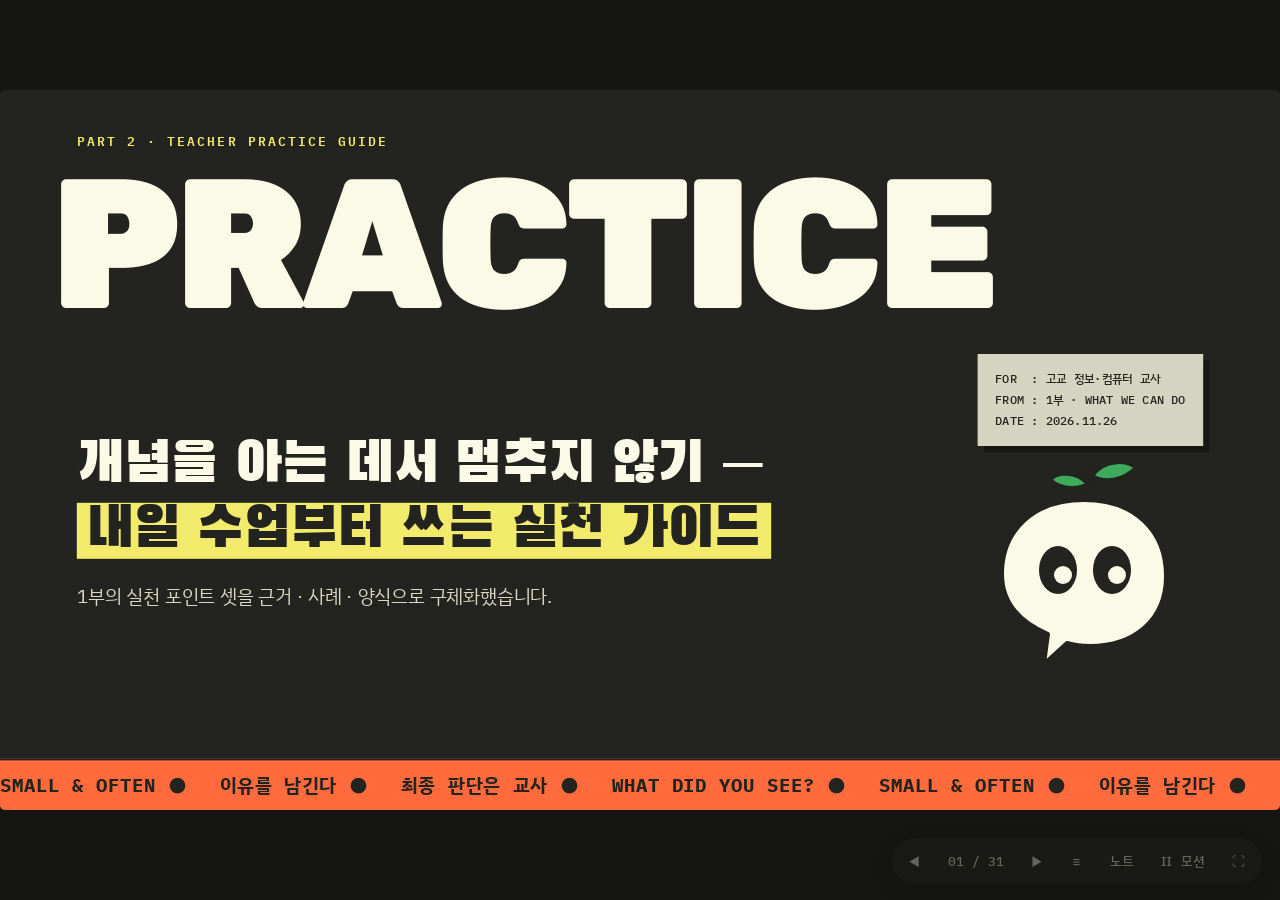
<file: practice/index.html>
<!doctype html>
<html lang="ko">
<head>
<meta charset="utf-8">
<meta name="viewport" content="width=device-width, initial-scale=1">
<title>암묵지 AI 교사 실천 가이드 — Part 2</title>
<link rel="preconnect" href="https://fonts.googleapis.com">
<link rel="preconnect" href="https://fonts.gstatic.com" crossorigin>
<link href="https://fonts.googleapis.com/css2?family=Black+Han+Sans&family=IBM+Plex+Mono:wght@400;500;600&family=IBM+Plex+Sans+KR:wght@400;500;700&family=Rubik:wght@800;900&display=swap" rel="stylesheet">
<link rel="stylesheet" href="../deck/deck.css">
<link rel="stylesheet" href="practice.css">
</head>
<body data-brand="TACIT × AI · PART 2 PRACTICE" data-prev="../deck/#28">
<div class="frame"><main class="stage" id="stage">

<!-- ===================== 01 COVER ===================== -->
<section class="slide dark cover" aria-label="표지">
  <div class="part rise">PART 2 · TEACHER PRACTICE GUIDE</div>
  <div class="word pw" aria-hidden="true"><span class="rise" style="--d:0">P</span><span class="rise" style="--d:1">R</span><span class="rise" style="--d:2">A</span><span class="rise" style="--d:3">C</span><span class="rise" style="--d:4">T</span><span class="rise" style="--d:5">I</span><span class="rise" style="--d:6">C</span><span class="rise" style="--d:7">E</span></div>
  <div class="card pop" style="--d:8;top:330px">FOR&nbsp;&nbsp;: 고교 정보·컴퓨터 교사<br>FROM : 1부 · WHAT WE CAN DO<br>DATE : 2026.11.26</div>
  <div class="title rise" style="--d:6;top:430px">
    <h1>개념을 아는 데서 멈추지 않기 —<br><span class="hl">내일 수업부터 쓰는 실천 가이드</span></h1>
    <p>1부의 실천 포인트 셋을 근거 · 사례 · 양식으로 구체화했습니다.</p>
  </div>
  <div class="m ambient bob" data-mascot="cream" style="top:460px"></div>
  <div class="ticker"><div class="track ambient marquee">
    <span>SMALL & OFTEN ●</span><span>이유를 남긴다 ●</span><span>최종 판단은 교사 ●</span><span>WHAT DID YOU SEE? ●</span><span>SMALL & OFTEN ●</span><span>이유를 남긴다 ●</span><span>최종 판단은 교사 ●</span><span>WHAT DID YOU SEE? ●</span>
  </div></div>
  <aside class="notes"><p><b>2부 여는 말</b> — “1부에서 ‘무엇이 문제인가’를 봤다면, 2부는 ‘그래서 내일 뭘 하나’입니다.”</p><p>이 장에서 ← 를 누르면 1부 마지막 장으로 돌아갑니다.</p></aside>
</section>

<!-- ===================== 02 MAP ===================== -->
<section class="slide" id="map" data-ch="INDEX" data-cc="var(--ink)" aria-label="목차">
  <div class="kicker rise">INDEX — 타일을 누르면 해당 챕터로 이동합니다</div>
  <h2 class="h2 rise" style="--d:1">실천 가이드 지도</h2>
  <div class="map-grid">
    <button class="tile rise" style="--d:2;background:var(--ink);color:var(--cream)" data-go="3"><span class="num">00 · BRIEF</span><span style="position:absolute;top:14px;right:18px;width:96px" data-mascot="cream"></span><span class="nm">핵심 결론</span><span class="ds">결론 셋 · 복습 · 원칙</span><span class="pg">p.03</span></button>
    <button class="tile rise" style="--d:3;background:var(--green)" data-go="6"><span class="num">01 · ROUTINE</span><span data-icon="mic"></span><span class="nm">언어화 루틴</span><span class="ds">5분 회고 · 프롬프트 5개 · 이력표</span><span class="pg">p.06</span></button>
    <button class="tile rise" style="--d:4;background:var(--orange)" data-go="14"><span class="num">02 · HAND</span><span data-icon="hand"></span><span class="nm">교사의 손</span><span class="ds">체크리스트 10 · 전/후 예시</span><span class="pg">p.14</span></button>
    <button class="tile rise" style="--d:5;background:var(--yellow)" data-go="18"><span class="num">03 · PEOPLE</span><span data-icon="chat"></span><span class="nm">사람 인프라</span><span class="ds">CLASS LAB · 60분 모임 · 질문 10</span><span class="pg">p.18</span></button>
    <button class="tile rise" style="--d:6;background:var(--sky)" data-go="24"><span class="num">04 · SHOW</span><span data-icon="eye"></span><span class="nm">보여주기</span><span class="ds">말하지 않고 보여주는 8가지</span><span class="pg">p.24</span></button>
    <button class="tile rise" style="--d:7;background:var(--blue);color:var(--cream)" data-go="27"><span class="num">05 · 4 WEEKS</span><span data-icon="flag"></span><span class="nm">4주 계획</span><span class="ds">주차별 계획 · 내일 체크리스트</span><span class="pg">p.27</span></button>
    <button class="tile rise" style="--d:8;background:var(--sage)" data-go="30"><span class="num">06 · SOURCES</span><span data-icon="book"></span><span class="nm">출처·미확인</span><span class="ds">닿지 않는 곳 · 출처 목록</span><span class="pg">p.30</span></button>
    <a class="tile rise" style="--d:9;background:var(--plum);color:var(--cream);text-decoration:none" href="../deck/#2"><span class="num">← PART 1</span><span data-icon="quote"></span><span class="nm">1부 교안</span><span class="ds">암묵지 AI 개념·사례·비판</span><span class="pg">deck</span></a>
  </div>
  <aside class="notes"><p>M 키로 언제든 이 지도로 돌아옵니다. 마지막 타일은 1부 교안 목차로 연결됩니다.</p></aside>
</section>

<!-- ===================== 03 KEY CONCLUSIONS ===================== -->
<section class="slide" data-ch="00 핵심 결론" data-cc="var(--ink)" aria-label="핵심 결론 셋">
  <div class="kicker rise">THREE CONCLUSIONS</div>
  <h2 class="h2 rise" style="--d:1">먼저 결론부터 — <span class="hl">실천 셋</span></h2>
  <div class="vcards" style="grid-template-columns:repeat(3,1fr);margin-top:30px">
    <div class="vcard" data-step="1" style="background:#d5ecd9"><span class="no">01</span><span class="lab">ROUTINE</span><div data-icon="mic"></div><h3>언어화 루틴</h3><p>암묵지를 AI에 ‘이관’하려 하지 마라. 수업 후 5분, <b>‘판단한 이유’ 한 줄</b>을 남기는 반복이 현실적인 표출화다.</p></div>
    <div class="vcard" data-step="2" style="background:#ffd3c4"><span class="no">02</span><span class="lab">HAND</span><div data-icon="hand"></div><h3>교사의 손</h3><p>AI 수업안을 <b>고치는 행위</b>를 지우지 마라. AI는 절차적 뼈대를 만들고, 맥락·수준 조정은 교사의 수정이 메웠다.</p></div>
    <div class="vcard" data-step="3" style="background:#faf5b8"><span class="no">03</span><span class="lab">PEOPLE</span><div data-icon="chat"></div><h3>사람 인프라</h3><p>혼자 쌓지 말고 <b>월 1회 60분</b>, 동료 앞에서 시행착오까지 꺼내라. 경기 CLASS LAB이 실제로 그렇게 운영된다.</p></div>
  </div>
  <div class="foot" data-step="4" style="margin-top:22px"><span class="mono" style="font-size:16px;letter-spacing:.1em">2부의 표기 →</span><span class="chip v-src">출처</span><span>실제 사례·연구</span><span class="chip v-prop">예시(제안)</span><span>필자가 만든 양식·프롬프트</span><span class="chip v-unk">미확인</span><span>웹에서 확인 못함</span></div>
  <aside class="notes"><p>2부는 결론을 먼저 보여 주고 각 실천을 근거 → 방법 → 양식 순으로 풉니다.</p><p>‘예시(제안)’ 칩: 실제 운영 기록이 아니라 가이드 저자가 만든 양식이라는 뜻입니다. 그대로 써도 되고 고쳐도 됩니다.</p></aside>
</section>

<!-- ===================== 04 SECI MAPPING ===================== -->
<section class="slide" data-ch="00 복습" data-cc="var(--ink)" aria-label="SECI 복습">
  <div class="kicker rise">BEFORE YOU START · SECI × PRACTICE</div>
  <h2 class="h2 rise" style="--d:1">실천은 ‘부분적 언어화의 반복’이다</h2>
  <div class="maptbl">
    <div class="mrow rise" style="--d:2"><span class="lt" style="color:var(--green)">S</span><h3>공동화<small>암묵지 → 암묵지</small></h3><p><b>실천 3</b> — 동료 수업 참관, 함께 겪는 모임</p></div>
    <div class="mrow rise" style="--d:3;background:#ffe1d6"><span class="lt" style="color:var(--orange)">E</span><h3>표출화 ★<small>암묵지 → 명시지 · 가장 어렵고 핵심</small></h3><p><b>실천 1</b> — 회고 기록, 프롬프트-수정 이력 / <b>실천 3</b> — 사례 발표와 질문</p></div>
    <div class="mrow rise" style="--d:4"><span class="lt" style="color:#b9ae00">C</span><h3>연결화<small>명시지 → 명시지 · LLM이 가장 잘함</small></h3><p>AI에게 맡겨도 되는 영역 — 단, <b>실천 2</b> 교사의 검토를 거친다</p></div>
    <div class="mrow rise" style="--d:5"><span class="lt" style="color:#3a9ea3">I</span><h3>내면화<small>명시지 → 암묵지</small></h3><p><b>4주 계획</b> — 쌓인 기록을 다음 수업에 써먹는 단계</p></div>
  </div>
  <div class="foot" data-step="1" style="margin-top:20px"><span class="chip v-unk" style="background:var(--salmon)">주의</span><span>‘전환’을 믿지 않기 — 표출화는 원리상 부분적. 목표는 이관이 아니라 <b>다음 달의 나와 동료가 읽을 수 있는 판단의 흔적</b>.</span></div>
  <aside class="notes"><p>1부 SECI 슬라이드(p.08)를 떠올리게 하세요. 오늘 다룰 세 실천이 S·E·C·I 어디에 닿는지 지도처럼 보여 줍니다.</p><p>출처: KIRD 인재성장브리프(2022).</p></aside>
</section>

<!-- ===================== 05 PRINCIPLES ===================== -->
<section class="slide" data-ch="00 원칙" data-cc="var(--ink)" aria-label="실천 원칙 셋">
  <div class="kicker rise">THREE PRINCIPLES</div>
  <h2 class="h2 rise" style="--d:1">실천 원칙 셋</h2>
  <div class="prin">
    <div class="pcard" data-step="1" style="background:var(--sage)"><span class="mono" style="font-size:15px;letter-spacing:.14em">PRINCIPLE 01</span><div class="big">작게, 자주.</div><p>실천 단위는 ‘대규모 지식 이전 프로젝트’가 아니라 <b>5분짜리 언어화의 반복</b>이다.</p></div>
    <div class="pcard" data-step="2" style="background:var(--yellow)"><span class="mono" style="font-size:15px;letter-spacing:.14em">PRINCIPLE 02</span><div class="big">이유를 남긴다.</div><p>프롬프트 자체보다 <b>‘왜 그렇게 고쳤는가’</b>가 자산이다. 완성된 프롬프트만 공유되는 관행의 빈칸이 바로 여기다.</p></div>
    <div class="pcard" data-step="3" style="background:var(--ink);color:var(--cream)"><span class="mono" style="font-size:15px;letter-spacing:.14em">PRINCIPLE 03</span><div class="big">최종 판단은 교사.</div><p>경기도교육청·KICE 가이드라인 모두 평가 기준 설정과 수업 성찰의 최종 결정을 교사에게 둔다.</p><div class="src"><span class="chip v-src">공식 가이드라인</span></div></div>
  </div>
  <aside class="notes"><p>세 원칙이 곧 세 실천의 축약입니다: 작게 자주 = 실천 1, 이유를 남긴다 = 실천 1·2, 최종 판단 = 실천 2.</p></aside>
</section>

<!-- ===================== 06 CH01 ===================== -->
<section class="slide chapter" style="--c:var(--green)" aria-label="실천 1">
  <div class="bignum rise">01</div>
  <div class="txt"><div class="kicker rise" style="--d:1">PRACTICE 01 — ROUTINE</div><h2 class="rise" style="--d:2;font-size:112px">언어화 루틴</h2><p class="rise" style="--d:3">‘이관’보다 언어화 루틴.<br>무엇을 · 왜 · 어떻게 · 바로 쓰는 도구.</p></div>
  <div class="sw rise" style="--d:4">GREEN · 5 MIN A DAY</div>
  <div class="m ambient bob" data-mascot="ink"></div>
  <aside class="notes"><p>실천 1 (약 12분). 이 챕터에 실습이 두 개 있습니다: 프롬프트 복사, 60초 첫 행동.</p></aside>
</section>

<!-- ===================== 07 WHAT (A)(B) ===================== -->
<section class="slide" data-ch="01 언어화 루틴" data-cc="var(--green)" aria-label="무엇을">
  <div class="kicker rise">WHAT · 두 종류가 한 쌍</div>
  <h2 class="h2 rise" style="--d:1">수업 직후, AI 대화 직후 — 짧게 남긴다</h2>
  <div class="pair">
    <div class="pcol" data-step="1" style="background:#d5ecd9"><div data-icon="mic"></div><div class="tag">A</div><h3>수업 회고</h3><p>오늘 수업에서 내가 <b>‘딱 보고’ 판단한 순간 1개</b> + 그 판단의 근거로 본 <b>단서 1개</b>.</p><div class="eg">“오늘 딱 보고 개입한 순간은 ___였다. 내가 본 단서는 ___였다.”</div></div>
    <div class="pcol" data-step="2" style="background:var(--yellow)"><div data-icon="compare"></div><div class="tag">B</div><h3>프롬프트-수정 이력</h3><p>AI에게 <b>무엇을 시켰고</b>, 출력의 <b>어디를</b>, <b>왜</b> 고쳤는지를 표로 남긴 기록.</p><div class="eg">핵심은 ‘고친 이유’ 칸 — 이 칸이 곧 표출화되는 암묵지.</div></div>
  </div>
  <aside class="notes"><p>(A)는 교실에서의 판단, (B)는 AI와의 작업에서의 판단. 두 기록이 쌍을 이뤄야 ‘내 판단’이 보입니다.</p></aside>
</section>

<!-- ===================== 08 WHY ===================== -->
<section class="slide" data-ch="01 언어화 루틴" data-cc="var(--green)" aria-label="왜 근거">
  <div class="kicker rise">WHY · 근거 셋</div>
  <h2 class="h2 rise" style="--d:1">기록이 있을 때만 판단이 보인다</h2>
  <div class="evs">
    <div class="ev" data-step="1"><span class="n" style="color:var(--green)">01</span><div><h3>Schön의 반성적 실천</h3><p>전문성은 이론 적용이 아니라 체험적 지식에 대한 비판적 성찰로 자란다. 초임교사 수업 성찰 질적 연구(서울교대, 2024) — 녹화·성찰 일지·참관록·동료 면담으로 교사가 자신만의 방법을 탐색하며 성장.</p></div><div class="chips"><span class="chip v-src">연구 · DBpia</span></div></div>
    <div class="ev" data-step="2"><span class="n" style="color:var(--green)">02</span><div><h3>로그 + 일지 = 수정의 이유가 남는다</h3><p>예비 지구과학교사 8명 4주 ChatGPT 5E 수업안 연구(Choi, 2025): AI 산출물을 자주 <b>수정·거부</b>했고, 그 이유가 로그·일지에 남아 연구가 가능했다. 예비 초등교사 8명 10주 연구(2026): 6명이 반복 개선형 프롬프팅, 7명이 검증·수정·보완.</p></div><div class="chips"><span class="chip v-src">연구 · MDPI</span></div></div>
    <div class="ev" data-step="3"><span class="n" style="color:var(--green)">03</span><div><h3>‘프롬프트 반복 일지’ 포맷이 이미 있다</h3><p>Structural Learning의 Prompt Iteration Journal — 초기 프롬프트 → AI 출력 → 성공/실패 성찰 → 개선된 두 번째 프롬프트. 교사용으로 전용하면 이력표가 된다.</p></div><div class="chips"><span class="chip v-news">실천 사례 · 학술 아님</span></div></div>
  </div>
  <aside class="notes"><p>근거 2가 핵심: 연구자조차 로그와 일지가 있어야 교사의 판단을 볼 수 있었다. 나 자신도 마찬가지.</p></aside>
</section>

<!-- ===================== 09 HOW 5 steps ===================== -->
<section class="slide" data-ch="01 언어화 루틴" data-cc="var(--green)" aria-label="절차">
  <div class="kicker rise">HOW · 단계별 절차</div>
  <h2 class="h2 rise" style="--d:1">5분부터 시작하는 루틴 — 다섯 단계</h2>
  <div class="proc">
    <div class="pstep" data-step="1"><span class="n">1</span><h3>그릇 하나만</h3><p>노션 1페이지 / 스프레드시트 1개 / 노트 1권. 도구를 늘리지 않는다.</p><span class="chip v-prop" style="margin-top:12px">예시(제안)</span></div>
    <div class="pstep" data-step="2"><span class="n">2</span><h3>트리거를 시간표에</h3><p>‘수업 종료 벨 + 5분’. <b>의지로 하는 회고는 2주면 죽는다.</b></p></div>
    <div class="pstep" data-step="3"><span class="n">3</span><h3>(A) 회고 쓰기</h3><p>다음 장의 5 / 15 / 30분 루틴 중 하나로.</p></div>
    <div class="pstep" data-step="4"><span class="n">4</span><h3>(B) 이력 1행</h3><p>AI를 쓴 날은 이력표 1행. 유일한 규칙: <b>‘고친 이유’ 칸을 비우지 않는다.</b></p></div>
    <div class="pstep" data-step="5" style="background:var(--yellow)"><span class="n">5</span><h3>금요일 10분</h3><p>그 주 기록에서 반복되는 판단 패턴 1개 → <b>한 문장 규칙</b>으로.</p></div>
  </div>
  <div class="rule" data-step="6"><span class="tag-ask">표출화된 암묵지</span><q>for문 첫 차시엔 예제를 3개 이상 주면 하위권이 바로 포기한다.</q></div>
  <aside class="notes"><p>2단계를 강조: 기존 일정에 붙이지 않으면 사라집니다.</p><p>마지막 예시 문장이 바로 ‘언어화된 암묵지’의 모양입니다. 청중에게 자기 버전을 한 문장 떠올려 보게 하세요.</p></aside>
</section>

<!-- ===================== 10 5/15/30 ===================== -->
<section class="slide" data-ch="01 언어화 루틴" data-cc="var(--green)" aria-label="시간별 루틴">
  <div class="kicker rise">ROUTINE BY TIME <span class="chip v-prop" style="margin-left:10px">예시(제안)</span></div>
  <h2 class="h2 rise" style="--d:1">5분 · 15분 · 30분 — 쌓아 올리는 회고</h2>
  <div class="routines">
    <div class="rt" data-step="1" style="background:#d5ecd9"><div class="min">5<small>분</small></div><div class="when">수업 직후 · 교실 문 닫기 전</div><ol><li>① ‘딱 본 순간’ 1개를 음성메모로 말하기 (60초)</li><li>② 전사본에서 핵심 1줄 표시</li><li>③ 다음 차시 첫 3분에 할 일 1개</li></ol><div class="out"><b>남는 것</b>순간 1개 + 다음 행동 1개</div></div>
    <div class="rt" data-step="2" style="background:var(--yellow)"><div class="min">15<small>분</small></div><div class="when">방과 후 · 주 2회</div><ol><li class="add">①–③ 5분 버전 +</li><li>④ 그 순간 본 단서(표정·코드·질문) 3개</li><li>⑤ 판단이 틀렸을 경우의 신호 1개</li><li>⑥ 이력표 1행 작성</li></ol><div class="out"><b>남는 것</b>단서 목록 + 반증 신호 + 프롬프트 행</div></div>
    <div class="rt" data-step="3" style="background:var(--orange)"><div class="min">30<small>분</small></div><div class="when">주 1회 · 금요일</div><ol><li class="add">①–⑥ 15분 버전 +</li><li>⑦ 그 주 기록 3–4개를 나란히 → 공통 패턴</li><li>⑧ 패턴을 ‘내 수업 규칙’ 한 문장으로</li><li>⑨ 규칙 1개를 다음 주 수업안에 반영</li></ol><div class="out"><b>남는 것</b>주간 규칙 1개 (축적 자산)</div></div>
  </div>
  <p class="small" data-step="4" style="margin-top:18px">음성메모 → 전사 → 다음 장 프롬프트 [1]로 정리. <span class="chip v-unk">교사 회고 전용 한국 운영 사례는 미확인</span></p>
  <aside class="notes"><p>세 버전은 대체가 아니라 누적입니다. 처음엔 5분만.</p><p>음성메모 워크플로 출처: HiNoter 가이드(일반 사례).</p></aside>
</section>

<!-- ===================== 11 PROMPTS ===================== -->
<section class="slide" data-ch="01 언어화 루틴" data-cc="var(--green)" aria-label="회고 프롬프트 5개">
  <div class="kicker rise">TOOLKIT · 바로 복사해 쓰는 회고 프롬프트 <span class="chip v-prop" style="margin-left:10px">예시(제안)</span></div>
  <h2 class="h2 rise" style="--d:1">프롬프트 5개 — 눌러서 보고, 복사하세요</h2>
  <div class="ptabs rise" style="--d:2" data-tabs id="prompts">
    <div class="list">
      <button data-tab="p1" aria-selected="true"><span>1</span>수업 직후 회고</button>
      <button data-tab="p2" aria-selected="false" class="core"><span>2</span>‘딱 보는 순간’ 꺼내기</button>
      <button data-tab="p3" aria-selected="false" class="core"><span>3</span>수정 이유 기록</button>
      <button data-tab="p4" aria-selected="false"><span>4</span>주간 패턴 찾기</button>
      <button data-tab="p5" aria-selected="false"><span>5</span>수행평가 회고</button>
    </div>
    <div class="pane-wrap">
      <div class="bar"><span class="dots"><i></i><i></i><i></i></span><span>PROMPT · ChatGPT / Claude 등에 붙여넣기</span></div>
      <div data-pane="p1"><pre>너는 내 수업 성찰 파트너야. 내가 방금 한 고등학교 정보(파이썬) 수업에 대해 음성으로 말한 아래 메모를 정리해줘.
형식: 1) 오늘 일어난 사실 3줄 2) 내가 판단한 순간과 그 근거 단서 3) 다음 차시에 바꿀 것 1개. 추측은 '추측'이라고 표시해줘.
메모: (여기에 전사 텍스트 붙여넣기)</pre></div>
      <div data-pane="p2" hidden><pre>아래는 오늘 수업에서 학생 코드를 보자마자 내가 개입한 순간에 대한 메모야. 내가 실제로 본 단서가 무엇이었는지 역으로 질문을 던져서 뽑아내줘.
한 번에 질문 1개씩, 총 5개까지. 내 답을 마지막에 '단서 - 판단 - 개입' 표로 정리해줘.</pre><p class="use">★ 내가 의식하지 못한 단서를 질문으로 꺼낸다.</p></div>
      <div data-pane="p3" hidden><pre>아래는 내가 AI에게 처음 낸 프롬프트, AI 출력, 내가 고친 최종본이야. 세 가지를 비교해서 1) 내가 고친 부분 2) 고친 이유(추정) 3) 다음에 처음부터 프롬프트에 넣어야 할 조건을 표로 정리해줘.
이유 추정이 내 의도와 다를 수 있으니, 내가 확인할 칸을 비워둬줘.</pre><p class="use">★ 수정 이유를 표로 고정한다.</p></div>
      <div data-pane="p4" hidden><pre>아래는 이번 주 내 수업 회고 4개야. 반복해서 등장하는 내 판단 패턴을 찾아서 '상황 - 내 규칙' 형태의 문장 2개로 뽑아줘. 한 번만 등장한 것은 제외해줘.</pre></div>
      <div data-pane="p5" hidden><pre>오늘 파이썬 수행평가 채점 중 내가 점수를 보류하고 다시 본 학생 산출물이 있어. 아래 메모를 바탕으로, 내가 암묵적으로 쓴 판단 기준이 무엇이었는지 루브릭 문장으로 바꿔줘. 단, 기준은 내가 확인하기 전엔 확정하지 마.</pre></div>
      <button class="copy" data-copy="prompts">⧉ 복사</button>
    </div>
  </div>
  <p class="small rise" style="--d:3;margin-top:14px">⚠ 학생 개인정보(이름·성적)는 넣지 않는다 — 경기도교육청 가이드라인의 익명화·가명화 원칙.</p>
  <aside class="notes"><p><b>실습</b> — 왼쪽 탭을 눌러 프롬프트를 바꾸고, ‘복사’를 누르면 클립보드에 들어갑니다. 탭·복사 버튼을 눌러도 슬라이드는 넘어가지 않습니다.</p><p>[2]와 [3]이 가이드의 심장. 나머지는 보조.</p></aside>
</section>

<!-- ===================== 12 LOG TABLE ===================== -->
<section class="slide" data-ch="01 언어화 루틴" data-cc="var(--green)" aria-label="프롬프트-수정 이력표">
  <div class="kicker rise">LOG · 프롬프트-수정 이력표 <span class="chip v-prop" style="margin-left:10px">예시(제안)</span></div>
  <h2 class="h2 rise" style="--d:1">핵심은 마지막 칸 — <span class="hl">고친 이유 = 암묵지</span></h2>
  <table class="logt rise" style="--d:2">
    <thead><tr><th style="width:12%">날짜·차시</th><th style="width:16%">원래 프롬프트</th><th style="width:18%">AI 출력 (요약)</th><th style="width:25%">내가 고친 부분</th><th class="why">고친 이유 (= 암묵지)</th></tr></thead>
    <tbody>
      <tr><td>11/24<br>반복문 2차시</td><td>“for문 연습문제 5개 만들어줘”</td><td>난이도 제각각, range 설명 없이 응용부터 나옴</td><td>‘출력 예측 → 빈칸 → 직접 작성’ 3단계로 재배열, 1번은 지난 차시 코드 재활용</td><td class="why">우리 반은 range를 아직 헷갈린다. 예측 문제 없이 바로 작성시키면 상위 3명만 푼다</td></tr>
      <tr><td>11/25<br>수행평가 안내</td><td>“수행평가 안내문 써줘”</td><td>분량 과다, 제출 기한·형식 누락</td><td>기한·파일명 규칙 추가, ‘AI 사용 가능 범위’ 문단 삽입</td><td class="why">작년 제출 파일명이 제각각이라 채점 때 고생했다. 허용 범위를 미리 알려야 한다</td></tr>
    </tbody>
  </table>
  <div class="grid4" style="margin-top:20px">
    <div class="g4" data-step="1" style="min-height:0;background:#d5ecd9"><span class="k">REAL CASE</span><h3>프롬프트는 이미 공유 자산</h3><span class="chip v-src">출처 · 티처빌</span><p>쌤동네 ChatGPT 시험문제 출제 연수는 프롬프트를 “바로 복사해서 쓸 수 있도록” 제공했고, 후기가 이를 가장 좋았던 점으로 꼽는다.</p></div>
    <div class="g4" data-step="2" style="min-height:0;background:#f8d9d0"><span class="k">THE GAP</span><h3>그래서 기회인 빈칸</h3><span class="chip v-unk">미확인</span><p>‘수정 이력까지 포함한 프롬프트 일지’를 운영하는 한국 사례는 확인 못함. 공유되는 건 완성본뿐 — <b>수정 이유</b>가 차이를 만든다.</p></div>
  </div>
  <aside class="notes"><p>한 달 뒤: ‘내가 매번 고치는 것’ 상위 3개가 보인다 → 프롬프트 첫 문장에 미리 넣으면 수정 노동이 준다(실천 2 연결). 한 학기 뒤: ‘내 수업 규칙’ 목록이 연수 자료가 된다(실천 3 연결).</p><p>주의: 회고엔 ‘학생 A’처럼 익명 표기만.</p></aside>
</section>

<!-- ===================== 13 FIRST ACTION 60s ===================== -->
<section class="slide dark" data-ch="01 언어화 루틴" data-cc="var(--green)" aria-label="첫 행동 60초">
  <div class="kicker rise" style="color:var(--yellow);opacity:1">TOMORROW · 내일 당장 할 첫 행동</div>
  <div class="ring-wrap">
    <div class="ring rise" style="--d:1">
      <svg viewBox="0 0 440 440" aria-hidden="true"><circle cx="220" cy="220" r="200" fill="none" stroke="#3a3a33" stroke-width="26"/><circle class="ambient sweep" cx="220" cy="220" r="200" fill="none" stroke="#3eaa5c" stroke-width="26" stroke-linecap="round" stroke-dasharray="1257" stroke-dashoffset="1257"/></svg>
      <div class="num"><div>60<small>SECONDS</small></div></div>
    </div>
    <div>
      <p class="say rise" style="--d:2">내일 마지막 수업이 끝나면,<br>휴대폰 음성메모로 <span class="hl" style="color:var(--ink)">60초만</span> 말하라.</p>
      <p class="say rise" style="--d:3;font-size:34px;margin-top:26px;color:#d9d8c4">“오늘 딱 보고 개입한 순간은 <u>&nbsp;&nbsp;&nbsp;&nbsp;&nbsp;&nbsp;</u>였다.<br>내가 본 단서는 <u>&nbsp;&nbsp;&nbsp;&nbsp;&nbsp;&nbsp;</u>였다.”</p>
      <p class="lead rise" style="--d:4;margin-top:26px;color:#cfcdb8;font-size:23px">전사는 집에 가서 해도 된다. 기록의 시작은 도구가 아니라 이 60초다.</p>
    </div>
  </div>
  <aside class="notes"><p>링은 60초 동안 천천히 차오릅니다. 실제로 1분 동안 청중이 오늘의 ‘딱 본 순간’을 떠올려 짝에게 말해 보게 하는 미니 실습으로 써도 좋습니다.</p></aside>
</section>

<!-- ===================== 14 CH02 ===================== -->
<section class="slide chapter" style="--c:var(--orange)" aria-label="실천 2">
  <div class="bignum rise">02</div>
  <div class="txt"><div class="kicker rise" style="--d:1">PRACTICE 02 — THE TEACHER'S HAND</div><h2 class="rise" style="--d:2">교사의 손</h2><p class="rise" style="--d:3">AI 수업안을 그대로 쓰지 않고, 내 반 맥락에 맞게 고치는 행위를 <b>의도적으로</b> 남겨 둔다.</p></div>
  <div class="sw rise" style="--d:4">ORANGE · CHECK BEFORE COPY</div>
  <div class="m ambient bob" data-mascot="ink"></div>
  <aside class="notes"><p>실천 2 (약 10분). 실습: 체크리스트 직접 눌러 보기.</p></aside>
</section>

<!-- ===================== 15 WHY 4 ===================== -->
<section class="slide" data-ch="02 교사의 손" data-cc="var(--orange)" aria-label="근거 넷">
  <div class="kicker rise">WHY · 근거 넷</div>
  <h2 class="h2 rise" style="--d:1">AI는 뼈대를 만들고, 수업은 교사가 만든다</h2>
  <div class="grid4">
    <div class="g4" data-step="1" style="background:#ffd3c4"><span class="k">01 · Wilcoxen, Steiner & Bell (2026) · 초임교사 26명</span><h3>교사가 실제로 고친 것</h3><span class="chip v-src">연구</span><p>AI는 ‘쓸 만한 절차적 기준선’은 만들었지만 맥락적·관계적 복잡성을 놓쳤다. 가장 크게 손댄 영역은 <b>학생 차이에 대한 적응</b>.</p><div class="tags"><span>워크시트 → 움직임 활동</span><span>읽기 수준 재작성</span><span>모델링·시범 추가</span><span>측정 가능한 목표</span><span>준비·전환·시간 배분</span></div></div>
    <div class="g4" data-step="2" style="background:var(--paper)"><span class="k">02 · Walkington et al. (2026) · 중학 수학 교사 7명</span><h3>교사는 루프 안에 있어야 하는가</h3><span class="chip v-src">연구</span><p>교사들은 생성 문제의 <b>깊이·윤리·현실성</b>을 수정했다. 동시에 교사의 손은 만능이 아니라 무엇을 걸러낼지의 <b>판단</b> 문제라는 긴장도 보고.</p></div>
    <div class="g4" data-step="3" style="background:var(--paper)"><span class="k">03 · 인도네시아 EFL 교사 사례</span><h3>지역 맥락은 AI가 모른다</h3><span class="chip v-src">연구</span><p>문법 초점은 유지하되 예시를 라마단 관습으로 교체. 정보 교과라면 <b>외국 쇼핑몰·달러 → 우리 학교 매점·급식·통학 데이터</b>.</p></div>
    <div class="g4" data-step="4" style="background:var(--ink);color:var(--cream)"><span class="k">04 · Parasuraman & Manzey · UNESCO (2024)</span><h3>손을 빼면 — 자동화 편향과 역량 위축</h3><span class="chip v-src">연구 · 보고서</span><p>유창한 AI 초안은 오류의 표면 단서가 적어 자동화 편향이 작동하기 쉽다. UNESCO: AI 과의존은 <b>교사 필수 역량의 위축</b>으로 이어질 수 있다.</p></div>
  </div>
  <aside class="notes"><p>근거 1의 수정 유형 태그를 하나씩 읽어 주세요 — 다음 장 체크리스트 항목과 그대로 연결됩니다.</p></aside>
</section>

<!-- ===================== 16 CHECKLIST ===================== -->
<section class="slide" data-ch="02 교사의 손" data-cc="var(--orange)" aria-label="체크리스트 10개">
  <div class="kicker rise">CHECKLIST · AI 초안을 받으면 복사 전에 5분 <span class="chip v-prop" style="margin-left:10px">예시(제안)</span></div>
  <h2 class="h2 rise" style="--d:1;font-size:56px">검토·수정 체크리스트 10 — <span class="hl">1·3·7·8은 절대 건너뛰지 않기</span></h2>
  <div class="chk rise" style="--d:2">
    <button class="ci" data-check aria-pressed="false" data-n="1"><span class="bx"></span><span><b>사실·실행 오류 없음, 직접 실행해 봤다<span class="must">필수</span></b><small>AI 코드는 그럴듯하게 틀린다 — 경기도 ‘진위성 검증’</small></span></button>
    <button class="ci" data-check aria-pressed="false" data-n="2"><span class="bx"></span><span><b>성취기준·교과서 진도와 맞다</b><small>AI는 우리 학교 진도표를 모른다</small></span></button>
    <button class="ci" data-check aria-pressed="false" data-n="3"><span class="bx"></span><span><b>난이도 계단이 우리 반 수준 (예측→빈칸→작성)<span class="must">필수</span></b><small>하위권이 어디서 포기하는지는 그 반 교사만 안다</small></span></button>
    <button class="ci" data-check aria-pressed="false" data-n="4"><span class="bx"></span><span><b>예시 소재가 학생 생활 맥락 (매점·급식·통학·게임)</b><small>지역·학교 맥락 교체 = 교사의 고유 기여</small></span></button>
    <button class="ci" data-check aria-pressed="false" data-n="5"><span class="bx"></span><span><b>실제 교실 조건에 들어간다 (PC 대수, 45분, 짝)</b><small>AI안은 전환·준비 시간을 빠뜨린다</small></span></button>
    <button class="ci" data-check aria-pressed="false" data-n="6"><span class="bx"></span><span><b>느린·선행 학생용 힌트·심화 분기가 있다</b><small>학생 개개인의 얼굴은 AI 출력에 없다</small></span></button>
    <button class="ci" data-check aria-pressed="false" data-n="7"><span class="bx"></span><span><b>채점 기준·배점은 내가 정했다<span class="must">필수</span></b><small>평가 기준 교사 주도 설정 — 경기도 가이드라인</small></span></button>
    <button class="ci" data-check aria-pressed="false" data-n="8"><span class="bx"></span><span><b>AI 사용 허용 범위를 과제 안내에 명시했다<span class="must">필수</span></b><small>허용·불허 사전 안내 = KICE 교사 책무</small></span></button>
    <button class="ci" data-check aria-pressed="false" data-n="9"><span class="bx"></span><span><b>프롬프트에 학생 개인정보·실명·성적 없음</b><small>익명화·가명화 — AI가 대신 책임지지 않는다</small></span></button>
    <button class="ci" data-check aria-pressed="false" data-n="10"><span class="bx"></span><span><b>내 이름으로 학생에게 내줄 수 있다</b><small>UNESCO ‘인간 책임의 비양도’, KICE ‘책임지고 판단하라’</small></span></button>
  </div>
  <aside class="notes"><p><b>실습</b> — 항목을 누르면 체크됩니다(슬라이드는 넘어가지 않음). 내일 쓸 AI 자료 하나를 떠올리며 1·3·8번만이라도 체크해 보게 하세요.</p><p>고친 부분은 실천 1의 이력표에 1행으로.</p><p>근거: 경기도교육청 『생성형 AI 활용교육 교사용 가이드라인』, KICE 5대 원칙(투명·안전·공정·책임·협력).</p></aside>
</section>

<!-- ===================== 17 BEFORE/AFTER ===================== -->
<section class="slide" data-ch="02 교사의 손" data-cc="var(--orange)" aria-label="수정 전후 예시">
  <div class="kicker rise">BEFORE / AFTER · 정보 교과 버전 <span class="chip v-prop" style="margin-left:10px">모두 예시(제안)</span></div>
  <h2 class="h2 rise" style="--d:1">AI 원안 → 교사 수정본, 세 장면</h2>
  <div class="exnav rise" style="--d:2"><span data-only="0">예시 1 · 수준 조정 + 운영 조건</span><span data-only="1">예시 2 · 맥락 교체</span><span data-only="2">예시 3 · 평가 기준</span></div>
  <div data-only="0">
    <div class="ba"><div class="side before"><span class="k">AI 원안</span><p>“파이썬의 반복문을 활용하여 1부터 100까지의 합을 구하는 프로그램을 작성하고, 이를 응용하여 구구단을 출력하시오.”</p></div>
    <div class="side after"><span class="k">교사 수정본</span><p>“① 먼저 아래 코드의 출력 결과를 손으로 예측해 적으세요(3분). ② 빈칸 2곳을 채우세요. ③ 통과하면 도전: 원하는 단만 출력하기. 막히면 힌트 카드 → 그래도 안 되면 손을 드세요. 오늘은 while은 쓰지 않습니다.”</p></div></div>
    <div class="why-bar"><b>고친 이유</b>예측 단계가 없으면 하위권이 즉시 포기한다는 반 경험. 오늘의 제약(사용 문법 범위)은 진도를 아는 교사만 걸 수 있다.</div>
  </div>
  <div data-only="1">
    <div class="ba"><div class="side before"><span class="k">AI 원안</span><p>쇼핑몰 주문 데이터(달러, 해외 배송비)로 리스트·딕셔너리 예제 구성.</p></div>
    <div class="side after"><span class="k">교사 수정본</span><p>우리 학교 <b>매점 메뉴와 가격(원)</b>, <b>급식 잔반량</b> 데이터로 교체. 변수명도 <code style="font-family:var(--f-mono);background:var(--yellow);padding:0 4px">menu_price</code>처럼 학생이 매일 보는 단어로.</p></div></div>
    <div class="why-bar"><b>고친 이유</b>EFL 연구의 ‘지역 지식으로 예시 교체’와 같은 유형. 소재가 생활과 닿으면 변수 개념 설명 시간이 줄어든다.</div>
  </div>
  <div data-only="2">
    <div class="ba"><div class="side before"><span class="k">AI 원안</span><p>“코드 정확성 40, 창의성 30, 발표 30” — 창의성 판정 기준 없음.</p></div>
    <div class="side after"><span class="k">교사 수정본</span><p>정확성 = 테스트 케이스 5개 통과 수. ‘창의성’ 삭제 → <b>“오류 수정 과정 기록(시도 2회 이상, 무엇을 왜 바꿨는지 주석)” 20점</b>. AI 사용 시 범위 선언 1줄을 첫 주석에 의무화.</p></div></div>
    <div class="why-bar"><b>고친 이유</b>과정 기록은 베끼기 어려운 증거이고, KICE 가이드라인이 권하는 ‘결과물보다 과정·성찰 평가’와 일치한다.</div>
  </div>
  <span data-step="1"></span><span data-step="2"></span>
  <aside class="notes"><p>→ 키로 예시 1 → 2 → 3이 교체됩니다.</p><p>실제 반 기록이 아니라 앞 장 연구의 수정 유형(수준 조정·맥락 교체·평가 기준 재설계)을 정보 교과로 재구성한 예시입니다.</p><p>내일 할 첫 행동: 내일 쓸 AI 자료 1개에 1·3·8번 + 이력표 1행.</p></aside>
</section>

<!-- ===================== 18 CH03 ===================== -->
<section class="slide chapter" style="--c:var(--yellow)" aria-label="실천 3">
  <div class="bignum rise">03</div>
  <div class="txt"><div class="kicker rise" style="--d:1">PRACTICE 03 — PEOPLE</div><h2 class="rise" style="--d:2">사람 인프라</h2><p class="rise" style="--d:3">함께 겪고, 꺼내기.<br>교사 3–5명 · 월 1회 · 60분 · 시행착오 포함.</p></div>
  <div class="sw rise" style="--d:4">YELLOW · ONCE A MONTH</div>
  <div class="m ambient bob" data-mascot="ink"></div>
  <aside class="notes"><p>실천 3 (약 12분). SECI로 보면 발표·질문 = 표출화, 함께 겪고 참관 = 공동화. 단, 이 해석은 가이드의 분석 틀.</p></aside>
</section>

<!-- ===================== 19 CLASS LAB ===================== -->
<section class="slide" data-ch="03 사람 인프라" data-cc="var(--yellow)" aria-label="경기 CLASS LAB">
  <div class="kicker rise">REAL CASE · 경기 CLASS LAB</div>
  <h2 class="h2 rise" style="--d:1">‘교사들의 수업 연구소’는 이렇게 운영된다</h2>
  <div class="icards" style="margin-top:26px">
    <div class="icard" data-step="1" style="min-height:400px"><div class="top"><div data-icon="board"></div><div class="chips"><span class="chip v-src">뉴스1 · 글로벌에픽</span></div></div><h3>운영</h3>
      <dl class="meta"><dt>WHO :</dt><dd>경기도교육청미디어교육센터</dd><dt>WHAT :</dt><dd>‘AI·미디어 수업이 있는 경기 CLASS LAB’</dd><dt>WHEN :</dt><dd>2026.10.19 – 11.13</dd><dt>FOR :</dt><dd>도내 초·중·고 교사</dd></dl></div>
    <div class="icard" data-step="2" style="min-height:400px;background:var(--sky)"><div class="top"><div data-icon="chat"></div></div><h3>진행 방식</h3>
      <dl class="meta"><dt>1 :</dt><dd>수업을 연 교사가 설계 과정부터 <b>시행착오</b>, 학생 반응, 활용 자료까지 먼저 공유</dd><dt>2 :</dt><dd>참여 교사 전원이 <b>수석교사</b>와 교육과정·수업·평가를 논의, 자유 질문</dd><dt>3 :</dt><dd>나온 의견을 연수 설계·학생 프로그램·정책에 반영 예정</dd></dl></div>
    <div class="icard" data-step="3" style="min-height:400px;background:var(--yellow)"><div class="top"><div data-icon="flag"></div><div class="chips"><span class="chip v-prop">가져올 설계</span></div></div><h3>작은 모임이 흉내 낼 셋</h3>
      <dl class="meta"><dt>①</dt><dd>발표 소재는 ‘잘된 수업’이 아니라 <b>설계 과정과 시행착오</b></dd><dt>②</dt><dd>논의 자리에 <b>경험자</b>가 함께 앉는다</dd><dt>③</dt><dd>나눈 이야기가 연수·프로그램으로 <b>되돌아가는 통로</b></dd></dl></div>
  </div>
  <p class="small" data-step="4" style="margin-top:18px"><span class="chip v-unk">미확인</span> CLASS LAB 공식 설명이 이 활동을 ‘암묵지’·SECI와 직접 연결한 근거는 없음 — 보도 어디에도 그 표현이 없다. SECI로 읽는 것은 이 가이드의 해석.</p>
  <aside class="notes"><p>1부 p.24의 ‘미확인’ 표기를 그대로 유지합니다. 사례 자체는 보도로 확인, 해석은 우리 몫.</p></aside>
</section>

<!-- ===================== 20 WHY PEERS ===================== -->
<section class="slide" data-ch="03 사람 인프라" data-cc="var(--yellow)" aria-label="왜 동료인가">
  <div class="kicker rise">WHY PEERS · 혼자 회고로는 안 보이는 것</div>
  <h2 class="h2 rise" style="--d:1">동료의 눈으로만 보이는 것이 있다</h2>
  <div class="evs" style="grid-template-columns:1fr 1fr 1fr;gap:20px">
    <div class="ev" data-step="1" style="grid-template-columns:1fr"><span class="n" style="color:var(--orange)">01</span><div><h3>참관 후에야 보이는 어려움</h3><p>동학년 교사 3명 STEAM 교사학습공동체: 공동 지도안 → 서로 참관. <b>참관 후에야</b> 지도안 때 못 본 진행상의 어려움을 발견, 수정안으로 수업 개선.</p></div><div class="chips" style="align-items:flex-start"><span class="chip v-src">연구 · KCI</span></div></div>
    <div class="ev" data-step="2" style="grid-template-columns:1fr"><span class="n" style="color:var(--orange)">02</span><div><h3>Lesson Study — ‘내가 배운 것’</h3><p>사토 마나부 전통: 협의회에서 <b>학생의 배움</b>에 초점, ‘내가 무엇을 배웠는가’를 나눈다. 발표자의 방어가 낮아져 시행착오가 테이블에 오른다.</p></div><div class="chips" style="align-items:flex-start"><span class="chip v-news">2차 정리 글</span></div></div>
    <div class="ev" data-step="3" style="grid-template-columns:1fr"><span class="n" style="color:var(--orange)">03</span><div><h3>실패 공유는 검증된 포맷</h3><p>2024 경상 디지털 교육 나눔 한마당 ‘<b>디지털 교육 페일콘(FailCon)</b>’ — 실패 사례를 시나리오화해 발표하고 개선을 논의.</p></div><div class="chips" style="align-items:flex-start"><span class="chip v-src">행사 자료</span></div></div>
  </div>
  <div class="does" data-step="4" style="margin-top:22px"><b>정보 교과로 옮기면</b> — 발표 소재 1순위: <b>학생 코드 오류 사례</b>(내가 3초 만에 본 원인과 동료가 못 본 이유) · 참관 포인트: 설명 내용이 아니라 <b>언제 개입하고 언제 기다리는지</b> — 타이밍이 암묵지의 본체 · 공유 자산: 실천 1의 이력표와 ‘내 수업 규칙’ 그대로.</div>
  <aside class="notes"><p>내일 할 첫 행동: 동료 2명에게 “월 1회 60분, 서로 시행착오 하나씩만 나누는 모임” 제안 메시지. <b>날짜까지 박아서</b> 보내야 실제로 열린다.</p></aside>
</section>

<!-- ===================== 21 MEETING 60 ===================== -->
<section class="slide" data-ch="03 사람 인프라" data-cc="var(--yellow)" aria-label="60분 모임 운영안">
  <div class="kicker rise">MEETING KIT · 월 1회 60분 <span class="chip v-prop" style="margin-left:10px">예시(제안)</span></div>
  <h2 class="h2 rise" style="--d:1">60분 운영안 — “비판이 아니라, 내가 배운 것을 말한다”</h2>
  <div class="tl rise" style="--d:2" id="tl">
    <div class="seg" style="flex:5;background:var(--sage)"><b>열기</b><span>0–5</span></div>
    <div class="seg" style="flex:15;background:var(--yellow)"><b>사례 발표</b><span>5–20</span></div>
    <div class="seg" style="flex:20;background:var(--orange)"><b>암묵지 인터뷰</b><span>20–40</span></div>
    <div class="seg" style="flex:15;background:var(--sky)"><b>전이 논의</b><span>40–55</span></div>
    <div class="seg" style="flex:5;background:var(--green)"><b>닫기</b><span>55–60</span></div>
    <div class="head ambient scan"></div>
  </div>
  <div class="tl-detail" style="grid-template-columns:5fr 15fr 20fr 15fr 5fr">
    <div data-step="1">발표자·주제 확인, 규칙 한 줄 상기</div>
    <div data-step="1">설계 의도 → 실제로 일어난 일 → 시행착오 → 학생 반응 → <b>지금도 모르는 것</b></div>
    <div data-step="2">전원이 질문지에서 골라 묻는다. 발표자는 <b>‘그때 뭘 봤는지’</b>에 집중</div>
    <div data-step="3">“내 반·내 교과에서는 어떻게 다를까” 각자 한 가지</div>
    <div data-step="3">‘오늘 꺼낸 규칙’ 1–2개 낭독·저장, 다음 날짜 확정</div>
  </div>
  <div class="roles" data-step="4">
    <div><b>발표자 1명</b>사례 1개와 기록 양식만. 슬라이드를 새로 만들지 않는다.</div>
    <div><b>진행자 1명</b>시간·질문 순서. 평가 발언은 ‘배운 것’ 형식으로 되돌린다.</div>
    <div><b>기록자 1명</b>양식을 채워 공유 폴더에. 쌓이면 모임의 연결화 자산.</div>
  </div>
  <aside class="notes"><p>재생 헤드는 대기 모션으로 타임라인 위를 천천히 오갑니다. 역할은 매달 순환.</p><p>가장 긴 구간이 ‘인터뷰(20분)’라는 점을 강조 — 다음 장의 질문지를 씁니다.</p></aside>
</section>

<!-- ===================== 22 INTERVIEW 10 ===================== -->
<section class="slide" data-ch="03 사람 인프라" data-cc="var(--yellow)" aria-label="인터뷰 질문 10개">
  <div class="kicker rise">INTERVIEW · ‘딱 보면 아는 순간’을 꺼내는 질문 <span class="chip v-prop" style="margin-left:10px">예시(제안)</span></div>
  <div class="iq-head rise" style="--d:1"><span class="no">“왜 그렇게 했어요?”</span><span style="font:900 40px/1 var(--f-word)">→</span><span class="yes">“그때 뭘 봤어요?”</span></div>
  <ol class="iqs rise" style="--d:2">
    <li>그 순간, 학생의 무엇이 눈에 들어왔나요? (표정·손·화면·자세)</li>
    <li>개입하기 직전, 마지막으로 확인한 것은?</li>
    <li>반대로 개입하지 않고 기다린 순간 — 기다리기로 한 신호는?</li>
    <li>오류 원인을 몇 초 만에 짚었다면, 처음 본 줄은 어디였나요?</li>
    <li>신입 교사 시절의 나라면 그 장면에서 무엇을 놓쳤을까요?</li>
    <li>그 판단이 틀렸던 적은? 틀렸다는 걸 무엇으로 알았나요?</li>
    <li>그 반이라서 통했고, 다른 반이면 안 통했을 부분은?</li>
    <li>AI가 만든 자료에서 손이 먼저 간 곳은 어디, 왜 거기?</li>
    <li>“이해한 질문 / 아닌 질문”을 가르는 차이는?</li>
    <li>영상으로 후배에게 보여준다면, 멈춰 세울 지점은 몇 초쯤?</li>
  </ol>
  <div class="chain" data-step="1"><div style="background:var(--yellow)"><b>단서</b>세 명이 같은 줄에서 스크롤만 반복</div><div style="background:var(--orange)"><b>판단</b>range 개념이 아니라 문법 위치를 헷갈리는 중</div><div style="background:var(--sky)"><b>개입</b>설명을 끊고 빈칸 예제 1개를 칠판에 함께 완성</div></div>
  <aside class="notes"><p>원칙은 하나: 이유는 본인도 모르는 경우가 많지만, <b>본 단서는 대개 기억한다</b>.</p><p>짝 실습: 둘이 10분씩 교대 인터뷰. 답은 단서 → 판단 → 개입 세 칸으로.</p></aside>
</section>

<!-- ===================== 23 RECORD FORM ===================== -->
<section class="slide" data-ch="03 사람 인프라" data-cc="var(--yellow)" aria-label="기록 양식">
  <div class="kicker rise">RECORD FORM · 사례 공유 기록 양식 <span class="chip v-prop" style="margin-left:10px">예시(제안)</span></div>
  <h2 class="h2 rise" style="--d:1">일곱 칸이면 발표 준비 끝</h2>
  <div class="form">
    <div class="fsheet rise" style="--d:2">
      <div class="frow"><b>수업·차시 / 반 특성</b><span>예: 정보, 반복문 2차시 / 하위권 비율이 높은 반</span></div>
      <div class="frow"><b>설계 의도</b><span>이 수업으로 무엇을 노렸는가, 한 줄</span></div>
      <div class="frow"><b>실제로 일어난 일</b><span>계획과 달랐던 장면 1–2개, 학생 반응 포함</span></div>
      <div class="frow"><b>시행착오</b><span>막힌 지점과 그때 교사가 한 행동</span></div>
      <div class="frow hot"><b>‘딱 본 순간’과 단서</b><span>판단한 순간 + 근거로 본 단서 (표정·코드·질문)</span></div>
      <div class="frow hot"><b>꺼낸 규칙</b><span>“상황 → 내 규칙” 한 문장</span></div>
      <div class="frow"><b>다음에 바꿀 것</b><span>다음 차시·다음 학기에 반영할 변경 1개</span></div>
    </div>
    <div style="display:grid;gap:16px;align-content:start">
      <div class="note-card" data-step="1" style="background:var(--salmon)"><span class="k">SAFETY RULE</span>특정 학생을 식별할 정보는 남기지 않는다. 사례는 익명화하고, <b>실패 사례를 꺼낸 사람을 평가와 연결하지 않는다.</b></div>
      <div class="note-card" data-step="2"><span class="k">WHY IT MATTERS</span>이 약속이 없으면 <b>두 번째 모임부터 실패 사례가 사라진다.</b></div>
    </div>
  </div>
  <aside class="notes"><p>노란 두 칸이 실천 1의 회고와 같은 구조입니다. 평소 회고가 쌓여 있으면 발표 준비 부담이 거의 없습니다.</p></aside>
</section>

<!-- ===================== 24 CH04 ===================== -->
<section class="slide chapter" style="--c:var(--sky)" aria-label="보여주기">
  <div class="bignum rise">04</div>
  <div class="txt"><div class="kicker rise" style="--d:1">ASK · SHOW, DON'T TELL</div><h2 class="rise" style="--d:2">보여주기</h2><p class="rise" style="--d:3">1부의 토론 질문에 대한 실천적 답.<br><span style="font-size:24px;opacity:.8">“그것을 AI에게 말하지 않고 보여줄 방법이 있을까?” — 있다.</span></p></div>
  <div class="sw rise" style="--d:4">SKY · 8 WAYS</div>
  <div class="m ambient bob" data-mascot="ink"></div>
  <aside class="notes"><p>1부 p.13의 네 가지 포착 방식(인터뷰·궤적·시범·센서) 중, 교실에서 돈과 장비 없이 쓸 수 있는 건 앞의 셋.</p></aside>
</section>

<!-- ===================== 25 EIGHT WAYS ===================== -->
<section class="slide" data-ch="04 보여주기" data-cc="var(--sky)" aria-label="보여주기 8가지">
  <div class="kicker rise">8 WAYS TO SHOW</div>
  <h2 class="h2 rise" style="--d:1">말하지 않고 보여주는 여덟 가지</h2>
  <div class="ways8">
    <div class="w8" data-step="1"><div class="top"><span class="n">1</span><span class="ty trace">궤적+시범</span></div><h3>학생 코드 화면 녹화</h3><p>막힌 학생 화면(동의·익명화 후) 1–2분 녹화 → 내가 어디를 보고 개입했는지 동료와 재생하며 짚기</p></div>
    <div class="w8" data-step="1"><div class="top"><span class="n">2</span><span class="ty trace">궤적</span></div><h3>오류 로그 모음</h3><p>한 학기 오류 메시지를 빈도순 정리 → ‘딱 보면 아는’ 오류 패턴 목록 그 자체</p></div>
    <div class="w8" data-step="1"><div class="top"><span class="n">3</span><span class="ty demo">시범</span></div><h3>라이브 디버깅 시범</h3><p>도입 5분, 학생 오류 코드를 함께 고치며 생각을 소리 내어 말하기 (think-aloud)</p></div>
    <div class="w8" data-step="1"><div class="top"><span class="n">4</span><span class="ty demo">시범</span></div><h3>내 풀이 과정 녹화</h3><p>예시 코드를 짜는 화면 녹화, 멈추고 되돌린 지점에 자막으로 이유</p></div>
    <div class="w8" data-step="2"><div class="top"><span class="n">5</span><span class="ty trace">궤적</span></div><h3>출구 쪽지 분류</h3><p>‘오늘 헷갈린 점’을 내가 분류하는 과정을 보여주기 — 분류 기준이 곧 진단 암묵지</p></div>
    <div class="w8" data-step="2"><div class="top"><span class="n">6</span><span class="ty trace">궤적</span></div><h3>수정 전/후 쌍 쌓기</h3><p>실천 1의 이력표 자체가 보여주기. AI 원안과 내 수정본의 쌍 = 판단의 증거</p></div>
    <div class="w8" data-step="2"><div class="top"><span class="n">7</span><span class="ty cmp">비교 · RLHF식</span></div><h3>좋은 답 / 아쉬운 답 나란히</h3><p>규칙 설명 대신 산출물 두 개를 놓고 “어느 쪽이 왜 나은지” 고르게 하기</p></div>
    <div class="w8" data-step="2"><div class="top"><span class="n">8</span><span class="ty soc">공동화</span></div><h3>수업 영상 상호 참관</h3><p>내 수업 10분 영상을 동료와 보며, 개입 타이밍마다 멈추고 “여기서 뭘 봤는지”</p></div>
  </div>
  <div class="legend rise" style="--d:3"><span class="ty trace">궤적</span><span class="ty demo">시범</span><span class="ty cmp">비교</span><span class="ty soc">공동화</span><span style="opacity:.7">— 1부 p.13 · p.16의 분류와 동일</span></div>
  <aside class="notes"><p>유형 칩 색으로 1부의 ‘네 가지 길’과 RLHF(비교)를 떠올리게 하세요. 센서 방식은 교실에서 장비가 필요해 빠졌습니다.</p></aside>
</section>

<!-- ===================== 26 SHOW TO AI + LIMIT ===================== -->
<section class="slide" data-ch="04 보여주기" data-cc="var(--sky)" aria-label="AI에게 보여주기와 한계">
  <div class="kicker rise">SHOW IT TO AI <span class="chip v-prop" style="margin-left:10px">예시(제안)</span></div>
  <h2 class="h2 rise" style="--d:1">설명하려 애쓰는 대신, <span class="hl">쌓인 흔적을 건넨다</span></h2>
  <div class="pair" style="margin-top:28px">
    <div class="pcol" data-step="1" style="background:var(--sky);min-height:360px"><div data-icon="steps"></div><span class="mono" style="font-size:15px;letter-spacing:.14em">CLASSROOM “TRACE LEARNING”</span><h3>위 자료가 그대로 AI의 입력이 된다</h3><p>오류 로그 모음을 붙여 넣고 <b>“빈출 패턴 5개와 각 패턴의 첫 질문을 뽑아줘”</b>. 수정 전/후 쌍을 주고 <b>내 수정 규칙을 역추출</b>하게 한다.</p></div>
    <div class="pcol" data-step="2" style="background:var(--ink);color:var(--cream);min-height:360px"><div data-icon="warn"></div><span class="mono" style="font-size:15px;letter-spacing:.14em">LIMIT</span><h3>어느 방식도 ‘그 자체’를 옮기진 않는다</h3><p>옮겨지는 것은 기록된 흔적, 행동 모방, 부분적 언어화뿐 — 1부의 비판이 그대로 적용된다. 그래서 목표는 <b style="color:var(--yellow)">복사가 아니라, 동료와 미래의 내가 쓸 수 있는 흔적</b>.</p></div>
  </div>
  <aside class="notes"><p>1부 p.21 ‘질문을 바꾸자’와 연결: 어느 층위가, 어떤 방식으로, 누구의 소유로.</p></aside>
</section>

<!-- ===================== 27 CH05 ===================== -->
<section class="slide chapter inv" style="--c:var(--blue)" aria-label="4주 계획">
  <div class="bignum rise">05</div>
  <div class="txt"><div class="kicker rise" style="--d:1">ROADMAP — 4 WEEKS</div><h2 class="rise" style="--d:2">4주 계획</h2><p class="rise" style="--d:3">세 실천을 순서대로 몸에 붙이기.<br>그리고 내일 시작하는 하루.</p></div>
  <div class="sw rise" style="--d:4">BLUE · ONE AT A TIME</div>
  <div class="m ambient bob" data-mascot="cream"></div>
  <aside class="notes"><p>마무리 챕터 (약 5분).</p></aside>
</section>

<!-- ===================== 28 ROADMAP ===================== -->
<section class="slide" data-ch="05 4주 계획" data-cc="var(--blue)" aria-label="주차별 계획">
  <div class="kicker rise">4-WEEK PLAN <span class="chip v-prop" style="margin-left:10px">예시(제안)</span></div>
  <h2 class="h2 rise" style="--d:1">한 주에 하나씩, 앞의 것을 유지하며</h2>
  <div class="road">
    <div class="wk" data-step="1"><div class="pin" style="--c:var(--green)">1주</div><h3>언어화 루틴 시작</h3><p>기록 그릇 1개 결정. 수업 직후 60초 음성메모 주 3회. 금요일에 프롬프트 [4]로 패턴 1개.</p><div class="meta"><b>약 40분 · 남는 것</b>회고 3개 + 규칙 후보 1개</div></div>
    <div class="wk" data-step="2"><div class="pin" style="--c:var(--orange)">2주</div><h3>교사의 손 적용</h3><p>AI 자료 쓸 때마다 체크리스트 1·3·8번. 이력표 주 2행 이상. 주말에 ‘매번 고치는 것’ 1개 확인.</p><div class="meta"><b>약 50분 · 남는 것</b>이력표 2행 + 수정 사례 1개</div></div>
    <div class="wk" data-step="3"><div class="pin" style="--c:var(--yellow)">3주</div><h3>동료와 사례 공유</h3><p>동료 2–4명에게 모임 제안(날짜 고정). 첫 모임 60분: 내 사례를 기록 양식으로 발표, 질문지로 인터뷰 받기.</p><div class="meta"><b>약 1시간 30분 · 남는 것</b>사례 기록 1부 + 꺼낸 규칙 1–2개</div></div>
    <div class="wk" data-step="4"><div class="pin" style="--c:var(--sky)">4주</div><h3>회고와 축적 점검</h3><p>한 달 기록을 나란히 → ‘내 수업 규칙’ 3–5개 확정. 다음 달 수업안·프롬프트 첫 문장에 반영. 버릴 것 버리기.</p><div class="meta"><b>약 1시간 · 남는 것</b>내 수업 규칙 목록 v1</div></div>
  </div>
  <aside class="notes"><p>4주차가 SECI의 내면화: 쌓인 기록을 다음 수업에 다시 써먹는 단계.</p></aside>
</section>

<!-- ===================== 29 TOMORROW CHECK ===================== -->
<section class="slide" data-ch="05 4주 계획" data-cc="var(--blue)" aria-label="내일 체크리스트">
  <div class="kicker rise">TOMORROW · 내일 시작하는 하루</div>
  <h2 class="h2 rise" style="--d:1">나가기 전에, 다섯 칸을 채우세요</h2>
  <div class="chk rise" style="--d:2;grid-template-columns:1fr;max-width:1000px">
    <button class="ci" data-check aria-pressed="false" data-n="1"><span class="bx"></span><span><b>기록 그릇 하나를 정했다</b><small>노션 1페이지 / 스프레드시트 1개 / 노트 1권 중 하나</small></span></button>
    <button class="ci" data-check aria-pressed="false" data-n="2"><span class="bx"></span><span><b>내일 마지막 수업 종료 시간을 회고 트리거로 정했다</b></span></button>
    <button class="ci" data-check aria-pressed="false" data-n="3"><span class="bx"></span><span><b>휴대폰 음성메모 앱 위치를 확인했다</b></span></button>
    <button class="ci" data-check aria-pressed="false" data-n="4"><span class="bx"></span><span><b>내일 쓸 AI 자료에 체크리스트 1·3·8번을 적용하기로 메모했다</b></span></button>
    <button class="ci" data-check aria-pressed="false" data-n="5"><span class="bx"></span><span><b>모임 제안 메시지를 보낼 동료 2명의 이름을 적었다</b></span></button>
  </div>
  <aside class="notes"><p><b>실습 2분</b> — 화면의 항목을 눌러 함께 체크하며 마무리. 이 다섯 개가 4주 계획의 1주차 출발점입니다.</p></aside>
</section>

<!-- ===================== 30 SOURCES ===================== -->
<section class="slide" data-ch="06 출처·미확인" data-cc="var(--salmon)" aria-label="출처와 미확인" style="background:var(--sage)">
  <div class="kicker rise">SOURCES · 확인 시점 2026-11-26</div>
  <h2 class="h2 rise" style="--d:1;font-size:54px">출처 · 미확인 · 이 가이드가 닿지 않는 곳</h2>
  <div style="display:grid;grid-template-columns:1.35fr 1fr;gap:34px">
    <div class="srcs rise" style="--d:2;grid-template-columns:1fr 1fr">
      <a href="https://www.kird.re.kr/newsletter/html/vol122/images/sub/kird_brief_05.pdf" target="_blank" rel="noopener"><b>KIRD 인재성장브리프</b><span>SECI</span></a>
      <a href="https://www.dbpia.co.kr/journal/detail?nodeId=T17068846" target="_blank" rel="noopener"><b>초임교사 수업 성찰 연구</b><span>DBpia</span></a>
      <a href="https://mdpi-res.com/d_attachment/education/education-15-00815/article_deploy/education-15-00815.pdf?version=1750933085" target="_blank" rel="noopener"><b>Choi (2025) ChatGPT 로그·일지</b><span>MDPI</span></a>
      <a href="https://mdpi-res.com/d_attachment/education/education-16-01275/article_deploy/education-16-01275.pdf?version=1786354162" target="_blank" rel="noopener"><b>예비 초등교사 GPT-4o (2026)</b><span>MDPI</span></a>
      <a href="https://www.structural-learning.com/post/ai-metacognition-teachers-need-know" target="_blank" rel="noopener"><b>Prompt Iteration Journal</b><span>실천 사이트</span></a>
      <a href="https://ssam.teacherville.co.kr/ssam/contents/20798.edu" target="_blank" rel="noopener"><b>쌤동네 ChatGPT 출제 연수</b><span>티처빌</span></a>
      <a href="https://hinoter.com/ko/blog/voice-to-text-converter" target="_blank" rel="noopener"><b>음성-텍스트 워크플로</b><span>HiNoter</span></a>
      <a href="https://edtechdev.github.io/aied/articles/wilcoxen-steiner-bell-ai-lesson-planning-2026/" target="_blank" rel="noopener"><b>Wilcoxen 외 (2026)</b><span>26명</span></a>
      <a href="https://arxiv.org/pdf/2602.15876" target="_blank" rel="noopener"><b>Walkington 외 (2026)</b><span>arXiv</span></a>
      <a href="https://ejournal.umm.ac.id/index.php/kembara/article/view/44955" target="_blank" rel="noopener"><b>인도네시아 EFL 사례</b><span>KEMBARA</span></a>
      <a href="https://link.springer.com/article/10.1007/s13347-026-01090-9" target="_blank" rel="noopener"><b>자동화 편향</b><span>Springer</span></a>
      <a href="https://unesdoc.unesco.org/ark:/48223/pf0000391104" target="_blank" rel="noopener"><b>UNESCO AI 역량 (교사)</b><span>2024</span></a>
      <a href="https://www.goe.go.kr/resource/old/BBSMSTR_000000000126/BBS_202502240135524570.pdf" target="_blank" rel="noopener"><b>경기도교육청 교사용 가이드라인</b><span>PDF</span></a>
      <a href="https://www.news1.kr/local/gyeonggi/6345354" target="_blank" rel="noopener"><b>경기 CLASS LAB</b><span>뉴스1</span></a>
      <a href="https://www.globalepic.co.kr/view.php?ud=2026110613484665885f69d33b22_29" target="_blank" rel="noopener"><b>경기 CLASS LAB</b><span>글로벌에픽</span></a>
      <a href="https://www.kci.go.kr/kciportal/ci/sereArticleSearch/ciSereArtiView.kci?sereArticleSearchBean.artiId=ART002346347" target="_blank" rel="noopener"><b>STEAM 교사학습공동체</b><span>KCI</span></a>
      <a href="https://sw.daegu.ac.kr/data/se/up_files/board/table_01/1732003105117150182.pdf" target="_blank" rel="noopener"><b>경상 FailCon 자료</b><span>PDF</span></a>
      <a href="https://heartplay.tistory.com/m/726" target="_blank" rel="noopener"><b>Lesson Study 정리</b><span>2차 자료</span></a>
    </div>
    <div style="display:grid;gap:14px;align-content:start">
      <div class="note-card rise" style="--d:3;background:#f8d9d0;font-size:17px"><span class="k">미확인으로 남긴 것</span>① CLASS LAB ↔ 암묵지·SECI 직접 연결 ② 수정 이력 포함 프롬프트 일지의 한국 사례 ③ 교사 회고 전용 음성메모 워크플로 한국 사례 ④ 양식·프롬프트·예시·운영안·질문지·계획표는 모두 <b>예시(제안)</b></div>
      <div class="note-card rise" style="--d:4;background:var(--ink);color:var(--cream);box-shadow:6px 6px 0 var(--plum);font-size:17px"><span class="k" style="color:var(--yellow);opacity:1">닿지 않는 곳</span>학교 차원의 지식 자산화, 노하우 데이터화의 <b>동의·보상·소유권 설계</b>는 개인 실천으로 해결되지 않는다. 원칙 하나: <b style="color:var(--yellow)">내 기록의 소유자는 나, 공유 범위는 내가 정한다.</b></div>
    </div>
  </div>
  <aside class="notes"><p>링크는 클릭 시 새 탭으로 열립니다. KICE 가이드라인(ORM 2025-112)은 교육청 게시판으로 배포되어 링크가 없습니다.</p></aside>
</section>

<!-- ===================== 31 CLOSING ===================== -->
<section class="slide dark closing" data-ch="KEEP THESE THREE" data-cc="var(--yellow)" aria-label="마무리">
  <div class="dotm ambient march rise" style="--d:3" data-mascot="dots"></div>
  <p class="pre rise" style="--d:0">한 달 뒤 남아야 할 것은 거창한 시스템이 아니라,</p>
  <p class="main rise" style="--d:1;font-size:72px"><em>회고가 쌓이는 그릇</em> 하나,<br><em class="o">‘고친 이유’가 적힌</em> 이력표,<br>그리고 <em class="s">다음 모임 날짜</em>.</p>
  <p class="pre rise" style="--d:2;margin-top:26px;font-size:24px">이 셋이 있으면 암묵지는 조금씩, 그러나 확실히 밖으로 나오고 있다.</p>
  <div class="end rise" style="--d:4"><span>THANK YOU</span><span>Q&amp;A</span><a href="../deck/#1" style="opacity:.7">← 1부 처음으로</a></div>
  <aside class="notes"><p>마무리: “내일 60초부터.”</p></aside>
</section>

</main></div>

<nav class="ctrl" aria-label="발표 조작">
  <button id="bPrev" aria-label="이전">◀</button>
  <span class="count" id="count">01 / 31</span>
  <button id="bNext" aria-label="다음">▶</button>
  <button id="bMap" aria-label="목차">≡</button>
  <button id="bNotes" aria-pressed="false" aria-label="발표자 노트">노트</button>
  <button id="bMotion" aria-pressed="false" aria-label="모션 정지">Ⅱ 모션</button>
  <button id="bFull" aria-label="전체화면">⛶</button>
</nav>
<div class="progress" id="progress"></div>
<div class="notes-panel" id="notesPanel" role="region" aria-label="발표자 노트"><h4>PRESENTER NOTES</h4><div class="body"></div></div>
<script src="../deck/deck.js"></script>
</body>
</html>
</file>
<file: deck/deck.css>
/* ===== Tokens (Juice-inspired palette) ===== */
:root{
  --ink:#23231f; --ink2:#3a3a33; --cream:#fbfae6; --paper:#f3f0d8; --sage:#d4d5c1;
  --sky:#a9d8db; --orange:#ff6b3d; --yellow:#f2ea6a; --green:#3eaa5c; --plum:#6b2f45;
  --salmon:#f4a08c; --blue:#2e66d9; --grey:#a7a7a2;
  --f-disp:'Black Han Sans','IBM Plex Sans KR',sans-serif;
  --f-word:'Rubik','Black Han Sans',sans-serif;
  --f-body:'IBM Plex Sans KR','Apple SD Gothic Neo','Malgun Gothic',sans-serif;
  --f-mono:'IBM Plex Mono','IBM Plex Sans KR',monospace;
}
*{box-sizing:border-box;margin:0;padding:0}
html,body{height:100%;background:#151512;overflow:hidden}
body{font-family:var(--f-body);color:var(--ink);word-break:keep-all;-webkit-font-smoothing:antialiased}
a{color:inherit}
button{font:inherit;color:inherit;background:none;border:0;cursor:pointer}

/* ===== Stage ===== */
.frame{position:fixed;inset:0;overflow:hidden}
.stage{position:absolute;left:50%;top:50%;width:1600px;height:900px;transform:translate(-50%,-50%) scale(var(--s,1));transform-origin:center;}
.slide{position:absolute;inset:0;display:none;overflow:hidden;background:var(--cream);padding:110px 96px 80px;border-radius:6px}
.slide.is-active{display:block}
.slide.dark{background:var(--ink);color:var(--cream)}

/* header strip */
.hdr{position:absolute;top:34px;left:96px;right:96px;display:flex;justify-content:space-between;align-items:center;font:500 15px/1 var(--f-mono);letter-spacing:.08em;text-transform:uppercase;z-index:5}
.hdr .crumb{display:flex;gap:14px;align-items:center}
.hdr .tomap{padding:7px 12px;border:1.5px solid currentColor;border-radius:99px;font:500 14px/1 var(--f-mono);letter-spacing:.06em}
.hdr .tomap:hover{background:var(--ink);color:var(--cream)}
.dark .hdr .tomap:hover{background:var(--cream);color:var(--ink)}
.hdr .dot{width:12px;height:12px;border-radius:50%;background:var(--c,var(--orange));display:inline-block}

/* type */
.kicker{font:500 18px/1 var(--f-mono);letter-spacing:.1em;text-transform:uppercase;opacity:.75;margin-bottom:18px}
.h2{font:400 66px/1.12 var(--f-disp);letter-spacing:-.01em}
.h3{font:400 34px/1.2 var(--f-disp)}
.lead{font:400 26px/1.55 var(--f-body)}
.small{font:400 19px/1.55 var(--f-body)}
.mono{font-family:var(--f-mono)}
.hl{background:var(--yellow);color:var(--ink);padding:0 .18em;box-decoration-break:clone;-webkit-box-decoration-break:clone}
b,strong{font-weight:700}

/* chips (verification legend) */
.chip{display:inline-flex;align-items:center;gap:6px;font:600 14px/1 var(--f-mono);padding:7px 10px;border-radius:99px;border:1.5px solid var(--ink);color:var(--ink);white-space:nowrap;vertical-align:middle}
.v-res{background:#bfe5c8}.v-news{background:var(--sky)}.v-self{background:var(--yellow)}
.v-unk{background:repeating-linear-gradient(135deg,var(--salmon) 0 6px,#f8c3b6 6px 12px)}
.tag-ask{display:inline-block;background:var(--yellow);color:var(--ink);font:600 18px/1 var(--f-mono);padding:10px 14px;letter-spacing:.08em;border-radius:3px}

/* steps */
[data-only]{display:none}
[data-only].only-on{display:block;animation:rise .5s both}
[data-step]{opacity:0;transform:translateY(22px);transition:opacity .5s ease,transform .5s cubic-bezier(.2,.8,.2,1)}
[data-step].on{opacity:1;transform:none}
.dimmed{opacity:.28!important}

/* entry */
.slide.enter .rise{animation:rise .75s cubic-bezier(.2,.8,.2,1) both;animation-delay:calc(var(--d,0) * 100ms)}
@keyframes rise{from{opacity:0;transform:translateY(40px)}to{opacity:1;transform:none}}
.slide.enter .pop{animation:pop .7s cubic-bezier(.3,1.5,.5,1) both;animation-delay:calc(var(--d,0) * 100ms)}
@keyframes pop{from{opacity:0;transform:scale(.6) rotate(-8deg)}to{opacity:1;transform:none}}

/* ===== Mascot ===== */
.mascot{display:block}
.mascot svg{width:100%;height:auto;overflow:visible}
.ambient.bob{animation:bob 3.4s ease-in-out infinite}
@keyframes bob{0%,100%{transform:translateY(0) rotate(-2deg)}50%{transform:translateY(-14px) rotate(2deg)}}
.mascot .eyes{animation:blink 4.2s infinite;transform-origin:center 110px;transform-box:view-box}
@keyframes blink{0%,92%,100%{transform:scaleY(1)}95%{transform:scaleY(.08)}}
.mascot .pupils{animation:look 7s ease-in-out infinite}
@keyframes look{0%,40%{transform:translate(0,0)}50%,70%{transform:translate(-7px,1px)}80%,100%{transform:translate(0,0)}}
.mascot .sprout{animation:sway 3s ease-in-out infinite;transform-origin:100px 42px;transform-box:view-box}
@keyframes sway{0%,100%{transform:rotate(-6deg)}50%{transform:rotate(7deg)}}

/* ===== Icons (sticker style) ===== */
.ico svg{width:100%;height:100%;display:block;overflow:visible}

/* ===== Controls ===== */
.ctrl{position:fixed;right:18px;bottom:16px;display:flex;gap:6px;align-items:center;background:rgba(35,35,31,.92);color:var(--cream);padding:6px;border-radius:99px;z-index:50;font:500 13px/1 var(--f-mono);box-shadow:0 6px 20px rgba(0,0,0,.25);opacity:.35;transition:opacity .3s}
.ctrl:hover,.ctrl:focus-within{opacity:1}
.ctrl button{height:34px;min-width:34px;padding:0 10px;border-radius:99px;font:500 13px/1 var(--f-mono);letter-spacing:.04em}
.ctrl button:hover{background:rgba(251,250,230,.14)}
.ctrl button[aria-pressed="true"]{background:var(--yellow);color:var(--ink)}
.ctrl .count{padding:0 8px;min-width:76px;text-align:center}
.progress{position:fixed;left:0;bottom:0;height:4px;background:var(--orange);z-index:49;transition:width .4s}

/* notes */
.notes{display:none}
.notes-panel{position:fixed;left:18px;bottom:66px;width:min(520px,calc(100vw - 36px));max-height:46vh;overflow:auto;background:var(--cream);color:var(--ink);border:2px solid var(--ink);border-radius:10px;padding:18px 20px;font:400 16px/1.65 var(--f-body);z-index:60;box-shadow:6px 6px 0 var(--ink);display:none}
.notes-panel.open{display:block}
.notes-panel h4{font:600 13px/1 var(--f-mono);letter-spacing:.1em;margin-bottom:10px;opacity:.7}

/* motion control */
body[data-motion="paused"] .ambient, body[data-motion="paused"] .ambient *{animation-play-state:paused!important}
body[data-motion="paused"] .mascot *{animation-play-state:paused!important}
@media (prefers-reduced-motion:reduce){
  .ambient,.ambient *,.mascot *{animation:none!important}
  .slide.enter .rise,.slide.enter .pop{animation:none!important}
  [data-step]{transition:none}
}

/* =================================================================
   SLIDE-SPECIFIC
   ================================================================= */

/* --- 01 cover --- */
.cover{padding:0}
.cover .word{position:absolute;left:70px;top:70px;font:900 372px/0.86 var(--f-word);letter-spacing:-.025em;color:var(--cream)}
.cover .word span{display:inline-block}
.cover .title{position:absolute;left:96px;top:470px;width:900px}
.cover .title h1{font:400 70px/1.16 var(--f-disp);color:var(--cream)}
.cover .title p{margin-top:22px;font:400 24px/1.55 var(--f-body);color:#d9d8c4;max-width:760px}
.cover .m{position:absolute;right:120px;top:400px;width:250px}
.cover .card{position:absolute;right:96px;top:84px;background:var(--sage);color:var(--ink);padding:18px 22px;font:500 15px/1.75 var(--f-mono);transform:rotate(3deg);box-shadow:8px 8px 0 rgba(0,0,0,.35);z-index:2}
.ticker{position:absolute;left:0;right:0;bottom:0;height:64px;background:var(--orange);color:var(--ink);overflow:hidden;display:flex;align-items:center;border-top:2px solid var(--ink)}
.ticker .track{display:flex;white-space:nowrap;font:700 24px/1 var(--f-mono);letter-spacing:.04em}
.ticker .track span{padding-right:40px}
.ambient.marquee{animation:marquee 38s linear infinite}
@keyframes marquee{to{transform:translateX(-50%)}}

/* --- map --- */
.map-grid{display:grid;grid-template-columns:repeat(4,1fr);grid-template-rows:repeat(2,1fr);gap:16px;height:600px;margin-top:30px}
.tile{position:relative;border:2px solid var(--ink);border-radius:6px;padding:22px;text-align:left;display:flex;flex-direction:column;justify-content:flex-end;transition:transform .25s,box-shadow .25s;overflow:hidden}
.tile:hover,.tile:focus-visible{transform:translate(-4px,-4px);box-shadow:8px 8px 0 var(--ink);outline:none}
.tile .num{position:absolute;top:18px;left:20px;font:600 16px/1 var(--f-mono);letter-spacing:.1em}
.tile .ico{position:absolute;top:20px;right:20px;width:92px;height:92px}
.tile .nm{font:400 46px/1.1 var(--f-disp)}
.tile .ds{font:400 18px/1.45 var(--f-body);margin-top:8px;opacity:.85}
.tile .pg{position:absolute;bottom:20px;right:20px;font:500 14px/1 var(--f-mono);opacity:.7}

/* --- value cards (numbered) --- */
.vcards{display:grid;gap:22px;margin-top:40px}
.vcard{background:var(--paper);border:2px solid var(--ink);border-radius:8px;padding:24px 24px 26px;position:relative;min-height:420px}
.vcards.tall .vcard{min-height:460px}
.vcards.tall .ico{width:150px;height:150px;margin:26px 0 22px}
.vcards.tall h3{font-size:36px}
.vcards.tall p{font-size:22px}
.vcard .no{display:inline-block;font:600 15px/1 var(--f-mono);background:var(--ink);color:var(--cream);padding:7px 10px;border-radius:99px;letter-spacing:.08em}
.vcard .lab{font:600 14px/1 var(--f-mono);letter-spacing:.14em;margin-left:10px;opacity:.7}
.vcard .ico{width:110px;height:110px;margin:18px 0 14px}
.vcard h3{font:400 31px/1.22 var(--f-disp);margin-bottom:12px}
.vcard p{font:400 19.5px/1.55 var(--f-body)}
.vcard .src{margin-top:14px;display:flex;gap:8px;flex-wrap:wrap}

/* --- billboard --- */
.bill{background:var(--sky);padding:0}
.bill .cloud{position:absolute;background:#fff;border-radius:99px;opacity:.85}
.ambient.drift{animation:drift 26s linear infinite}
@keyframes drift{from{transform:translateX(-260px)}to{transform:translateX(1900px)}}
.bill .wall{position:absolute;left:0;right:0;bottom:0;height:300px;background:var(--orange);border-top:4px solid var(--ink)}
.bill .wall::after{content:"";position:absolute;inset:0;background:repeating-linear-gradient(90deg,transparent 0 158px,rgba(0,0,0,.12) 158px 160px)}
.bill .ground{position:absolute;left:0;right:0;bottom:0;height:70px;background:#c9c4b0;border-top:3px solid var(--ink);z-index:1}
.bill .poster{position:absolute;left:150px;top:100px;width:920px;height:540px;background:var(--cream);border:4px solid var(--ink);box-shadow:30px 34px 0 rgba(35,35,31,.28);padding:46px 52px;z-index:2}
.bill .leg{position:absolute;bottom:70px;width:22px;height:200px;background:var(--ink);z-index:1}
.bill .poster .q{font:400 62px/1.2 var(--f-disp);white-space:nowrap}
.bill .poster .en{font:500 22px/1.4 var(--f-mono);margin-top:22px}
.bill .poster .by{font:500 17px/1.5 var(--f-mono);margin-top:24px;opacity:.7}
.bill .poster .m{position:absolute;right:42px;bottom:36px;width:130px}
.bill .side{position:absolute;right:80px;top:120px;width:360px;display:flex;flex-direction:column;gap:18px;z-index:3}
.note-card{background:var(--cream);border:2px solid var(--ink);border-radius:6px;padding:18px 20px;font:400 19px/1.55 var(--f-body);box-shadow:6px 6px 0 var(--ink)}
.note-card .k{font:600 13px/1 var(--f-mono);letter-spacing:.12em;opacity:.7;display:block;margin-bottom:8px}

/* --- stats --- */
.stats{display:grid;grid-template-columns:repeat(4,1fr);gap:18px;margin-top:46px}
.stat{border:2px solid var(--ink);border-radius:8px;padding:26px 24px;min-height:470px;display:flex;flex-direction:column}
.stat .big{font:900 96px/1 var(--f-word);letter-spacing:-.03em;margin:8px 0 20px}
.stat .big small{font-size:.45em;letter-spacing:0;font-family:var(--f-disp);font-weight:400}
.stat p{font:400 21px/1.5 var(--f-body);flex:1}
.stat .who{font:500 14px/1.5 var(--f-mono);margin:14px 0 12px;opacity:.8}

/* --- chapter opener --- */
.chapter{background:var(--c);padding:0}
.chapter .bignum{position:absolute;left:60px;bottom:-40px;font:900 560px/0.8 var(--f-word);letter-spacing:-.05em;color:var(--ink)}
.chapter .txt{position:absolute;left:780px;top:210px;right:96px}
.chapter .txt .kicker{opacity:.85}
.chapter .txt h2{font:400 128px/1 var(--f-disp)}
.chapter .txt p{font:400 30px/1.45 var(--f-body);margin-top:24px;max-width:700px}
.chapter .m{position:absolute;right:110px;bottom:70px;width:190px}
.chapter .sw{position:absolute;left:780px;bottom:80px;font:600 15px/1 var(--f-mono);letter-spacing:.12em;border:2px solid var(--ink);padding:10px 14px;border-radius:99px}
.chapter.inv{color:var(--cream)}
.chapter.inv .bignum{color:var(--cream)}
.chapter.inv .sw{border-color:var(--cream)}

/* --- explicit vs tacit --- */
.versus{display:grid;grid-template-columns:1fr 1fr;gap:120px;margin-top:36px;position:relative}
.vside{border:2px solid var(--ink);border-radius:10px;padding:30px 34px;position:relative}
.vside.ex{background:var(--sage)}
.vside.ta{background:var(--ink);color:var(--cream)}
.vside .ico{position:absolute;right:26px;top:22px;width:100px;height:100px}
.vside .t{font:400 50px/1 var(--f-disp)}
.vside .t small{font:600 16px/1 var(--f-mono);letter-spacing:.14em;margin-left:10px;opacity:.75}
.vside .sub{font:500 18px/1 var(--f-mono);margin-top:12px;opacity:.75}
.vside dl{margin-top:26px;display:grid;grid-template-columns:130px 1fr;row-gap:14px;font-size:21px;line-height:1.45}
.vside dt{font:600 15px/2 var(--f-mono);letter-spacing:.08em;opacity:.7}
.vs{position:absolute;left:50%;top:44%;transform:translate(-50%,-50%);width:86px;height:86px;border-radius:50%;background:var(--yellow);border:2px solid var(--ink);display:grid;place-items:center;font:900 28px/1 var(--f-word);z-index:2}
.foot{margin-top:30px;display:flex;gap:18px;align-items:center;font-size:21px}

/* --- SECI --- */
.seci{display:grid;grid-template-columns:600px 1fr;gap:56px;margin-top:24px;align-items:center}
.seci svg{width:600px;height:600px;overflow:visible}
.seci .q{transition:opacity .4s, transform .4s;transform-box:fill-box;transform-origin:center}
.seci .q.off{opacity:.25}
.seci-detail{min-height:420px}
.seci-detail .sd{display:none}
.seci-detail .sd.cur{display:block;animation:rise .5s both}
.seci-detail .code{font:900 120px/1 var(--f-word)}
.seci-detail h3{font:400 44px/1.15 var(--f-disp);margin-top:10px}
.seci-detail .arrow{font:600 20px/1 var(--f-mono);margin:16px 0 22px;letter-spacing:.06em}
.seci-detail p{font:400 23px/1.6 var(--f-body)}
.seci-detail .eg{margin-top:20px;background:var(--paper);border-left:6px solid var(--ink);padding:14px 18px;font-size:20px;line-height:1.55}
.orbit{transform-origin:300px 300px;transform-box:view-box}
.ambient.spinq{animation:spinq 4s linear infinite}
@keyframes spinq{from{transform:rotate(var(--a0))}to{transform:rotate(var(--a1))}}

/* --- bars --- */
.bars{margin-top:44px;display:grid;gap:30px}
.bar{display:grid;grid-template-columns:200px 1fr;align-items:center;gap:20px}
.bar .lab{font:400 30px/1.2 var(--f-disp)}
.bar .track{height:96px;background:var(--paper);border:2px solid var(--ink);border-radius:6px;position:relative;overflow:hidden}
.bar .fill{position:absolute;left:0;top:0;bottom:0;width:0;border-right:2px solid var(--ink);transition:width 1.4s cubic-bezier(.2,.8,.2,1)}
.bar .val{position:absolute;left:22px;top:50%;transform:translateY(-50%);font:900 50px/1 var(--f-word);z-index:1}
.bars.on .fill{width:var(--w)}

/* --- info cards (business-card style) --- */
.icards{display:grid;grid-template-columns:repeat(3,1fr);gap:22px;margin-top:34px}
.icard{background:var(--sage);border:2px solid var(--ink);border-radius:6px;padding:24px 26px;position:relative;min-height:560px;display:flex;flex-direction:column}
.icard .top{display:flex;justify-content:space-between;align-items:flex-start;margin-bottom:12px}
.icard .ico{width:96px;height:96px}
.icard h3{font:400 34px/1.15 var(--f-disp);margin-bottom:16px}
.icard .meta{font:400 17.5px/1.6 var(--f-body);display:grid;grid-template-columns:78px 1fr;row-gap:9px;column-gap:10px}
.icard .meta dt{font:600 13px/1.9 var(--f-mono);letter-spacing:.1em}
.icard .quote{margin-top:auto;padding-top:14px;border-top:1.5px dashed var(--ink);font:400 18px/1.5 var(--f-body);font-style:italic}
.icard .chips{display:flex;gap:6px;flex-wrap:wrap;justify-content:flex-end}

/* --- capture 4 ways --- */
.ways{display:grid;grid-template-columns:repeat(4,1fr);gap:18px;margin-top:40px}
.way{border:2px solid var(--ink);border-radius:8px;overflow:hidden;background:var(--paper)}
.way .hd{padding:22px 22px 18px;border-bottom:2px solid var(--ink);position:relative;min-height:190px}
.way .hd .ico{width:90px;height:90px;position:absolute;right:16px;top:16px}
.way .hd .en{font:600 14px/1 var(--f-mono);letter-spacing:.14em}
.way .hd h3{font:400 46px/1 var(--f-disp);margin-top:62px}
.way .hd p{font:400 18px/1.4 var(--f-body);margin-top:8px}
.way ul{list-style:none;padding:18px 22px 22px;font:400 19px/1.5 var(--f-body)}
.way li{padding:8px 0;border-bottom:1px dashed rgba(35,35,31,.35)}
.way li:last-child{border-bottom:0}

/* --- techniques flow --- */
.techs{display:grid;grid-template-columns:repeat(3,1fr);gap:22px;margin-top:40px}
.tech{border:2px solid var(--ink);border-radius:8px;padding:26px;background:var(--paper);min-height:560px;display:flex;flex-direction:column}
.tech h3{font:400 38px/1.1 var(--f-disp)}
.tech .en{font:600 14px/1 var(--f-mono);letter-spacing:.12em;opacity:.7;margin-bottom:10px;display:block}
.flow{display:flex;align-items:center;gap:0;margin:24px 0 22px;position:relative}
.flow .box{flex:none;border:2px solid var(--ink);border-radius:6px;padding:10px 12px;font:600 15px/1.25 var(--f-mono);text-align:center;background:var(--cream);width:120px}
.flow .ln{flex:1;height:2px;background:var(--ink);position:relative;min-width:24px}
.flow .ln::after{content:"";position:absolute;right:-2px;top:-6px;border:7px solid transparent;border-left:10px solid var(--ink);border-right:0}
.flow .pk{position:absolute;top:-6px;left:0;width:14px;height:14px;border-radius:50%;background:var(--orange);border:2px solid var(--ink)}
.ambient.travel{animation:travel 2.2s linear infinite}
@keyframes travel{from{left:0}to{left:calc(100% - 14px)}}
.tech p{font:400 22px/1.6 var(--f-body)}
.tech{position:relative}
.tech h3{padding-right:120px}
.tech > .ico{position:absolute;right:22px;top:20px;width:110px;height:110px}
.tech .flow{margin-top:70px}
.tech .flow .box{width:140px;font-size:17px;padding:14px 10px}
.tech .pm{margin-top:auto;padding-top:16px;display:grid;gap:8px;font:400 17.5px/1.5 var(--f-body)}
.tech .pm span b{font-family:var(--f-mono);font-size:14px;letter-spacing:.08em;margin-right:6px}

/* --- quotes --- */
.quotes{display:grid;grid-template-columns:1fr 1fr;gap:20px;margin-top:30px}
.qcard{border:2px solid var(--ink);border-radius:8px;padding:22px 30px;position:relative;min-height:280px;display:flex;flex-direction:column}
.qcard .mk{font:900 90px/0.6 var(--f-word);height:40px}
.qcard blockquote{font:400 25px/1.5 var(--f-body);font-weight:500;flex:1}
.qcard .who{margin-top:16px;font:600 16px/1.4 var(--f-mono);letter-spacing:.04em}
.qcard .ctx{font:400 16.5px/1.5 var(--f-body);opacity:.85;margin-top:6px}

/* --- critique --- */
.crit{display:grid;grid-template-columns:420px 1fr;gap:56px;margin-top:30px}
.coin-wrap{perspective:900px;display:grid;place-items:center;height:440px}
.coin{width:320px;height:320px;position:relative;transform-style:preserve-3d}
.ambient.flip{animation:flip 7s ease-in-out infinite}
@keyframes flip{0%,35%{transform:rotateY(0)}50%,85%{transform:rotateY(180deg)}100%{transform:rotateY(360deg)}}
.coin .face{position:absolute;inset:0;border-radius:50%;border:4px solid var(--ink);display:grid;place-items:center;text-align:center;backface-visibility:hidden;padding:30px;box-shadow:inset 0 0 0 14px rgba(255,255,255,.25)}
.coin .face b{font:400 36px/1.2 var(--f-disp);display:block}
.coin .face small{font:600 14px/1.4 var(--f-mono);letter-spacing:.08em;display:block;margin-top:10px}
.coin .a{background:var(--yellow)}
.coin .b{background:var(--salmon);transform:rotateY(180deg)}
.coin-cap{text-align:center;font:400 20px/1.5 var(--f-body);margin-top:10px}
.rows{display:grid;gap:14px}
.row{display:grid;grid-template-columns:64px 1fr;gap:18px;padding:16px 0;border-bottom:2px solid rgba(251,250,230,.25)}
.row .n{font:900 46px/1 var(--f-word);color:var(--salmon)}
.row h3{font:400 29px/1.25 var(--f-disp);margin-bottom:6px}
.row p{font:400 19px/1.55 var(--f-body);opacity:.9}

/* --- reframe --- */
.reframe .strike{font:400 40px/1.2 var(--f-disp);text-decoration:line-through;text-decoration-thickness:5px;text-decoration-color:var(--orange);opacity:.55}
.qs{display:grid;grid-template-columns:repeat(3,1fr);gap:20px;margin-top:30px}
.qbox{border:2px solid var(--ink);border-radius:10px;padding:28px;min-height:330px}
.qbox .w{font:400 58px/1.1 var(--f-disp)}
.qbox .p{font:600 15px/1 var(--f-mono);letter-spacing:.12em;margin-bottom:22px;display:block}
.qbox p{font:400 21px/1.55 var(--f-body);margin-top:18px}
.does{margin-top:26px;background:var(--ink);color:var(--cream);border-radius:8px;padding:20px 26px;font:400 21px/1.6 var(--f-body)}
.does b{color:var(--yellow)}

/* --- classroom --- */
.class{display:grid;grid-template-columns:600px 1fr;gap:48px;margin-top:26px}
.desk{position:relative;height:560px;border:2px solid var(--ink);border-radius:10px;background:var(--paper);overflow:hidden}
.desk .m{position:absolute;left:200px;top:180px;width:190px}
.desk .book{position:absolute;left:28px;top:26px;background:var(--sage);border:2px solid var(--ink);padding:14px 18px;border-radius:6px;font:400 18px/1.5 var(--f-body);width:250px}
.desk .book b{font:600 13px/1.6 var(--f-mono);letter-spacing:.1em;display:block}
.sticker{position:absolute;border:2px solid var(--ink);border-radius:99px;padding:11px 18px;font:400 22px/1 var(--f-disp);box-shadow:4px 4px 0 var(--ink);white-space:nowrap}
.res{display:grid;gap:16px}
.rcard{border:2px solid var(--ink);border-radius:8px;padding:18px 22px;display:grid;grid-template-columns:1fr auto;gap:6px 14px;align-items:start}
.rcard h3{font:400 27px/1.2 var(--f-disp)}
.rcard p{grid-column:1/-1;font:400 18.5px/1.55 var(--f-body)}

/* --- practice --- */
.prac{display:grid;gap:16px;margin-top:30px}
.pr{display:grid;grid-template-columns:110px 1fr;gap:24px;align-items:start;border-top:2px solid var(--ink);padding-top:18px}
.pr .n{font:900 76px/0.9 var(--f-word)}
.pr h3{font:400 34px/1.2 var(--f-disp)}
.pr p{font:400 20px/1.55 var(--f-body);margin-top:6px}
.ask{margin-top:26px;background:var(--ink);color:var(--cream);border-radius:10px;padding:24px 30px;display:grid;grid-template-columns:auto 1fr;gap:24px;align-items:center}
.ask p{font:400 30px/1.4 var(--f-disp)}

/* --- videos route --- */
.route{position:relative;height:600px;margin-top:20px}
.route svg.path{position:absolute;inset:0;width:100%;height:100%;overflow:visible}
.stop{position:absolute;width:400px}
.stop .lv{display:inline-block;font:600 15px/1 var(--f-mono);letter-spacing:.12em;background:var(--ink);color:var(--cream);padding:8px 12px;border-radius:99px;margin-bottom:12px}
.yt{display:grid;grid-template-columns:120px 1fr;gap:14px;background:var(--cream);border:2px solid var(--ink);border-radius:8px;padding:12px;margin-bottom:12px;text-decoration:none;box-shadow:5px 5px 0 var(--ink);transition:transform .2s}
.yt:hover{transform:translate(-3px,-3px)}
.yt .th{height:72px;border-radius:5px;background:var(--c,var(--orange));position:relative;border:2px solid var(--ink)}
.yt .th::after{content:"";position:absolute;left:50%;top:50%;transform:translate(-35%,-50%);border:13px solid transparent;border-left:20px solid var(--cream);border-right:0}
.yt .th i{position:absolute;right:5px;bottom:5px;font:600 12px/1 var(--f-mono);font-style:normal;background:var(--ink);color:var(--cream);padding:3px 5px;border-radius:3px}
.yt b{font:500 17px/1.35 var(--f-body);display:block}
.yt span{font:500 13px/1.4 var(--f-mono);opacity:.75;display:block;margin-top:4px}
.ambient.walk{offset-rotate:0deg;animation:walk 9s linear infinite}
@keyframes walk{from{offset-distance:0%}to{offset-distance:100%}}

/* --- unverified --- */
.unv{display:grid;grid-template-columns:1fr 1fr;gap:16px 30px;margin-top:34px}
.uv{display:grid;grid-template-columns:56px 1fr;gap:16px;align-items:start;padding:16px 0;border-bottom:2px dashed var(--ink)}
.uv .bx{width:48px;height:48px;border:2.5px solid var(--ink);border-radius:6px;display:grid;place-items:center;font:900 28px/1 var(--f-word);background:repeating-linear-gradient(135deg,var(--salmon) 0 6px,#f8c3b6 6px 12px)}
.uv h3{font:400 25px/1.3 var(--f-disp)}
.uv p{font:400 18px/1.5 var(--f-body);margin-top:4px}

/* --- closing --- */
.closing .dotm{position:absolute;right:120px;top:150px;width:420px}
.closing .dotm path,.closing .dotm ellipse,.closing .dotm circle{fill:none;stroke:var(--cream);stroke-width:3.2;stroke-dasharray:2 9;stroke-linecap:round}
.ambient.march path,.ambient.march ellipse{animation:march 2.4s linear infinite}
@keyframes march{to{stroke-dashoffset:-44}}
.closing .pre{font:400 30px/1.5 var(--f-body);color:#cfcdb8;max-width:860px;margin-top:90px}
.closing .dotm{top:200px}
.closing .pre s{text-decoration-color:var(--orange);text-decoration-thickness:3px}
.closing .main{font:400 82px/1.18 var(--f-disp);margin-top:26px;max-width:1000px}
.closing .main em{font-style:normal;color:var(--ink);background:var(--yellow);padding:0 .15em}
.closing .main em.o{background:var(--orange)}
.closing .main em.s{background:var(--sky)}
.closing .end{position:absolute;left:96px;bottom:70px;font:600 18px/1 var(--f-mono);letter-spacing:.14em;display:flex;gap:28px}
</file>
<file: practice/practice.css>
/* ===== Part 2 — Teacher practice guide (extends ../deck/deck.css) ===== */
.v-prop{background:var(--cream);border-style:dashed}
.v-src{background:#bfe5c8}

/* cover */
.cover .word.pw{font-size:230px;top:96px;left:64px;letter-spacing:-.03em;white-space:nowrap}
.cover .part{position:absolute;left:96px;top:56px;font:600 16px/1 var(--f-mono);letter-spacing:.16em;color:var(--yellow)}

/* SECI mapping table */
.maptbl{margin-top:30px;display:grid;gap:12px}
.mrow{display:grid;grid-template-columns:90px 300px 1fr;gap:22px;align-items:center;border:2px solid var(--ink);border-radius:8px;padding:14px 22px;background:var(--paper)}
.mrow .lt{font:900 60px/1 var(--f-word)}
.mrow h3{font:400 27px/1.2 var(--f-disp)}
.mrow h3 small{display:block;font:500 15px/1.5 var(--f-mono);opacity:.7;margin-top:4px}
.mrow p{font:400 20px/1.5 var(--f-body)}
.mrow p b{background:var(--yellow);padding:0 4px}

/* principles */
.prin{display:grid;grid-template-columns:repeat(3,1fr);gap:22px;margin-top:40px}
.pcard{border:2px solid var(--ink);border-radius:10px;padding:30px;min-height:430px;display:flex;flex-direction:column}
.pcard .big{font:400 60px/1.1 var(--f-disp);margin:18px 0 20px}
.pcard p{font:400 21px/1.6 var(--f-body)}
.pcard .src{margin-top:auto;padding-top:16px}

/* pair (A)/(B) */
.pair{display:grid;grid-template-columns:1fr 1fr;gap:28px;margin-top:36px}
.pcol{border:2px solid var(--ink);border-radius:10px;padding:30px 34px;min-height:430px;position:relative}
.pcol .tag{font:900 80px/1 var(--f-word)}
.pcol h3{font:400 40px/1.15 var(--f-disp);margin:12px 0 16px}
.pcol p{font:400 22px/1.6 var(--f-body)}
.pcol .ico{position:absolute;right:26px;top:26px;width:110px;height:110px}
.pcol .eg{margin-top:20px;background:rgba(255,255,255,.55);border-left:6px solid var(--ink);padding:14px 18px;font:400 19px/1.55 var(--f-body)}

/* evidence rows */
.evs{display:grid;gap:14px;margin-top:30px}
.ev{display:grid;grid-template-columns:72px 1fr auto;gap:22px;align-items:start;border-top:2px solid var(--ink);padding-top:16px}
.ev .n{font:900 52px/1 var(--f-word)}
.ev h3{font:400 29px/1.25 var(--f-disp);margin-bottom:6px}
.ev p{font:400 19.5px/1.55 var(--f-body)}
.ev .chips{display:flex;flex-direction:column;gap:6px;align-items:flex-end}

/* step procedure */
.proc{display:grid;grid-template-columns:repeat(5,1fr);gap:14px;margin-top:36px}
.pstep{border:2px solid var(--ink);border-radius:8px;padding:20px;background:var(--paper);min-height:330px;position:relative}
.pstep .n{display:inline-grid;place-items:center;width:46px;height:46px;border-radius:50%;background:var(--ink);color:var(--cream);font:900 22px/1 var(--f-word)}
.pstep h3{font:400 26px/1.2 var(--f-disp);margin:16px 0 10px}
.pstep p{font:400 18px/1.55 var(--f-body)}
.rule{margin-top:22px;background:var(--ink);color:var(--cream);border-radius:8px;padding:20px 26px;font:400 22px/1.5 var(--f-body);display:grid;grid-template-columns:auto 1fr;gap:20px;align-items:center}
.rule q{font:400 28px/1.4 var(--f-disp);color:var(--yellow)}

/* 5/15/30 routines */
.routines{display:grid;grid-template-columns:repeat(3,1fr);gap:22px;margin-top:34px;align-items:end}
.rt{border:2px solid var(--ink);border-radius:10px;padding:24px 26px;display:flex;flex-direction:column}
.rt .min{font:900 96px/0.9 var(--f-word)}
.rt .min small{font:400 34px/1 var(--f-disp);margin-left:4px}
.rt .when{font:600 15px/1.4 var(--f-mono);letter-spacing:.06em;margin:10px 0 14px}
.rt ol{list-style:none;font:400 18.5px/1.5 var(--f-body);display:grid;gap:6px}
.rt ol li.add{opacity:.55}
.rt .out{margin-top:16px;padding-top:12px;border-top:2px dashed var(--ink);font:500 18px/1.4 var(--f-body)}
.rt .out b{font:600 13px/1 var(--f-mono);letter-spacing:.12em;display:block;margin-bottom:6px}

/* prompt tabs */
.ptabs{display:grid;grid-template-columns:330px 1fr;gap:26px;margin-top:30px}
.ptabs .list{display:grid;gap:10px;align-content:start}
.ptabs .list button{text-align:left;border:2px solid var(--ink);border-radius:8px;padding:14px 16px;font:400 22px/1.2 var(--f-disp);background:var(--paper);display:flex;gap:12px;align-items:center}
.ptabs .list button span{font:900 20px/1 var(--f-word);width:34px;height:34px;display:inline-grid;place-items:center;border-radius:50%;border:2px solid var(--ink)}
.ptabs .list button[aria-selected="true"]{background:var(--ink);color:var(--cream)}
.ptabs .list button[aria-selected="true"] span{border-color:var(--yellow);color:var(--yellow)}
.ptabs .list button.core::after{content:"★ 핵심";margin-left:auto;font:600 13px/1 var(--f-mono);background:var(--yellow);color:var(--ink);padding:5px 7px;border-radius:99px}
.pane-wrap{border:2px solid var(--ink);border-radius:10px;background:var(--ink);color:var(--cream);padding:26px 30px;position:relative;min-height:440px}
.pane-wrap .bar{display:flex;justify-content:space-between;align-items:center;font:600 14px/1 var(--f-mono);letter-spacing:.1em;opacity:.85;margin-bottom:16px}
.pane-wrap .dots i{display:inline-block;width:12px;height:12px;border-radius:50%;margin-right:6px;background:var(--salmon)}
.pane-wrap .dots i:nth-child(2){background:var(--yellow)}.pane-wrap .dots i:nth-child(3){background:var(--green)}
.pane-wrap pre{white-space:pre-wrap;font:400 22px/1.7 var(--f-mono);font-family:'IBM Plex Mono','IBM Plex Sans KR',monospace}
.pane-wrap .use{margin-top:18px;font:400 18px/1.5 var(--f-body);color:#cfcdb8}
.copy{position:absolute;right:24px;bottom:22px;background:var(--yellow);color:var(--ink);font:600 15px/1 var(--f-mono);padding:11px 16px;border-radius:99px;border:2px solid var(--ink)}
.copy:hover{transform:translate(-2px,-2px);box-shadow:3px 3px 0 var(--cream)}

/* log table */
.logt{width:100%;border-collapse:separate;border-spacing:0;margin-top:28px;border:2px solid var(--ink);border-radius:10px;overflow:hidden;font:400 18.5px/1.5 var(--f-body)}
.logt th{background:var(--ink);color:var(--cream);font:600 14px/1.3 var(--f-mono);letter-spacing:.06em;text-align:left;padding:12px 14px}
.logt td{padding:14px;border-top:2px solid var(--ink);vertical-align:top;background:var(--paper)}
.logt td + td,.logt th + th{border-left:1.5px solid rgba(35,35,31,.3)}
.logt .why{background:var(--yellow)!important;font-weight:500}
.logt th.why{color:var(--ink)}

/* 60s ring */
.ring-wrap{display:grid;grid-template-columns:460px 1fr;gap:60px;align-items:center;margin-top:20px}
.ring{position:relative;width:440px;height:440px}
.ring svg{width:100%;height:100%;transform:rotate(-90deg)}
.ring .num{position:absolute;inset:0;display:grid;place-items:center;text-align:center;font:900 140px/1 var(--f-word);color:var(--cream)}
.ring .num small{display:block;font:600 18px/1 var(--f-mono);letter-spacing:.2em;margin-top:8px}
.ambient.sweep{animation:sweep 60s linear infinite}
@keyframes sweep{from{stroke-dashoffset:1257}to{stroke-dashoffset:0}}
.say{font:400 42px/1.45 var(--f-disp);color:var(--cream)}
.say u{text-decoration:none;border-bottom:4px dashed var(--yellow);padding:0 6px;color:var(--yellow)}

/* 2x2 evidence */
.grid4{display:grid;grid-template-columns:1fr 1fr;gap:18px;margin-top:28px}
.g4{border:2px solid var(--ink);border-radius:8px;padding:22px 26px;display:grid;grid-template-columns:1fr auto;gap:8px 14px;min-height:250px;align-content:start}
.g4 .k{font:600 14px/1 var(--f-mono);letter-spacing:.12em;grid-column:1/-1;opacity:.75}
.g4 h3{font:400 30px/1.2 var(--f-disp)}
.g4 p{grid-column:1/-1;font:400 19px/1.55 var(--f-body)}
.g4 .tags{grid-column:1/-1;display:flex;flex-wrap:wrap;gap:6px;margin-top:4px}
.g4 .tags span{font:500 15px/1 var(--f-body);border:1.5px solid var(--ink);border-radius:99px;padding:6px 10px;background:rgba(255,255,255,.5)}

/* checklist */
.chk{display:grid;grid-template-columns:1fr 1fr;gap:10px 18px;margin-top:24px}
.ci{display:grid;grid-template-columns:44px 1fr;gap:14px;align-items:start;text-align:left;border:2px solid var(--ink);border-radius:8px;padding:12px 16px;background:var(--paper);transition:background .2s}
.ci .bx{width:36px;height:36px;border:2.5px solid var(--ink);border-radius:6px;display:grid;place-items:center;font:900 18px/1 var(--f-word);background:var(--cream)}
.ci[aria-pressed="true"]{background:#d5ecd9}
.ci[aria-pressed="true"] .bx{background:var(--green);color:var(--cream)}
.ci[aria-pressed="true"] .bx::before{content:"✓"}
.ci[aria-pressed="false"] .bx::before{content:attr(data-n)}
.ci b{font:400 21px/1.3 var(--f-disp);display:block}
.ci small{font:400 16px/1.45 var(--f-body);opacity:.82;display:block;margin-top:4px}
.ci .must{font:600 12px/1 var(--f-mono);background:var(--orange);color:var(--ink);padding:4px 7px;border-radius:99px;margin-left:8px;vertical-align:3px;letter-spacing:.06em}

/* before/after */
.ba{display:grid;grid-template-columns:1fr 1fr;gap:24px;margin-top:22px}
.ba .side{border:2px solid var(--ink);border-radius:10px;padding:24px 28px;min-height:330px}
.ba .side .k{font:600 15px/1 var(--f-mono);letter-spacing:.12em;display:block;margin-bottom:14px}
.ba .side p{font:400 22px/1.6 var(--f-body)}
.ba .before{background:var(--sage)}
.ba .before p{text-decoration:line-through;text-decoration-color:rgba(255,107,61,.7);text-decoration-thickness:2px}
.ba .after{background:var(--cream);box-shadow:8px 8px 0 var(--ink)}
.why-bar{margin-top:20px;background:var(--yellow);border:2px solid var(--ink);border-radius:8px;padding:16px 22px;font:400 21px/1.55 var(--f-body)}
.why-bar b{font:600 14px/1 var(--f-mono);letter-spacing:.12em;margin-right:12px}
.exnav{display:flex;gap:10px;margin-top:20px}
.exnav span{font:600 15px/1 var(--f-mono);padding:9px 14px;border:2px solid var(--ink);border-radius:99px;opacity:.4}
.exnav span[data-only]{display:inline-block;animation:none}
.exnav span.only-on{display:inline-block;opacity:1;background:var(--ink);color:var(--cream);animation:none}

/* timeline 60 min */
.tl{position:relative;margin-top:44px;height:118px;display:flex;border:2px solid var(--ink);border-radius:10px;overflow:hidden}
.seg{height:100%;border-right:2px solid var(--ink);padding:14px 14px;display:flex;flex-direction:column;justify-content:space-between}
.seg:last-child{border-right:0}
.seg b{font:400 25px/1.1 var(--f-disp)}
.seg span{font:600 14px/1 var(--f-mono);letter-spacing:.06em}
.tl .head{position:absolute;top:0;bottom:0;width:4px;background:var(--ink);left:0}
.tl .head::before{content:"";position:absolute;top:-2px;left:-8px;border:10px solid transparent;border-top:12px solid var(--ink)}
.ambient.scan{animation:scan 8s ease-in-out infinite alternate}
@keyframes scan{from{left:0}to{left:calc(var(--to,100%) - 4px)}}
.tl-detail{display:grid;grid-template-columns:repeat(5,1fr);gap:12px;margin-top:16px}
.tl-detail div{font:400 17px/1.5 var(--f-body);padding:0 4px}
.roles{display:grid;grid-template-columns:repeat(3,1fr);gap:16px;margin-top:22px}
.roles div{border:2px solid var(--ink);border-radius:8px;padding:14px 18px;font:400 18px/1.5 var(--f-body);background:var(--paper)}
.roles b{font:400 24px/1.2 var(--f-disp);display:block;margin-bottom:4px}

/* interview questions */
.iq-head{display:flex;gap:28px;align-items:center;margin-top:20px}
.iq-head .no{font:400 36px/1.2 var(--f-disp);text-decoration:line-through;text-decoration-color:var(--orange);text-decoration-thickness:4px;opacity:.5}
.iq-head .yes{font:400 44px/1.2 var(--f-disp);background:var(--yellow);padding:4px 14px;border:2px solid var(--ink);border-radius:6px}
.iqs{display:grid;grid-template-columns:1fr 1fr;gap:8px 30px;margin-top:22px;counter-reset:q}
.iqs li{list-style:none;font:400 19.5px/1.5 var(--f-body);padding:9px 0 9px 50px;position:relative;border-bottom:1.5px dashed rgba(35,35,31,.4)}
.iqs li::before{counter-increment:q;content:counter(q,decimal-leading-zero);position:absolute;left:0;top:9px;font:900 22px/1.2 var(--f-word)}
.chain{display:flex;align-items:stretch;gap:0;margin-top:22px}
.chain div{flex:1;border:2px solid var(--ink);padding:14px 18px;font:400 18px/1.5 var(--f-body);position:relative}
.chain div + div{border-left:0}
.chain div b{font:600 13px/1 var(--f-mono);letter-spacing:.12em;display:block;margin-bottom:6px}

/* record form */
.form{display:grid;grid-template-columns:1fr 430px;gap:30px;margin-top:28px}
.fsheet{border:2px solid var(--ink);border-radius:6px;background:#fff;box-shadow:10px 10px 0 var(--ink)}
.frow{display:grid;grid-template-columns:230px 1fr;border-bottom:1.5px solid rgba(35,35,31,.3)}
.frow:last-child{border-bottom:0}
.frow b{font:400 20px/1.3 var(--f-disp);padding:13px 18px;background:var(--paper);border-right:1.5px solid rgba(35,35,31,.3)}
.frow span{font:400 18px/1.45 var(--f-body);padding:13px 18px;color:#5b5b52}
.frow.hot b{background:var(--yellow)}

/* show 8 ways */
.ways8{display:grid;grid-template-columns:repeat(4,1fr);gap:14px;margin-top:22px}
.w8{border:2px solid var(--ink);border-radius:8px;padding:16px 18px;min-height:236px;background:var(--paper);display:flex;flex-direction:column}
.w8 .top{display:flex;justify-content:space-between;align-items:center;margin-bottom:10px}
.w8 .n{font:900 34px/1 var(--f-word)}
.w8 h3{font:400 23px/1.2 var(--f-disp);margin-bottom:8px}
.w8 p{font:400 16.5px/1.5 var(--f-body)}
.ty{font:600 13px/1 var(--f-mono);padding:6px 9px;border-radius:99px;border:1.5px solid var(--ink)}
.ty.trace{background:var(--yellow)}.ty.demo{background:#7fcf95}.ty.cmp{background:var(--salmon)}.ty.soc{background:var(--sky)}
.legend{display:flex;gap:10px;align-items:center;margin-top:14px;font:500 16px/1 var(--f-body)}

/* roadmap */
.road{display:grid;grid-template-columns:repeat(4,1fr);gap:0;margin-top:34px;position:relative}
.road::before{content:"";position:absolute;left:0;right:0;top:44px;height:4px;background:repeating-linear-gradient(90deg,var(--ink) 0 14px,transparent 14px 24px)}
.wk{padding:0 12px;position:relative}
.wk .pin{width:88px;height:88px;border-radius:50%;border:3px solid var(--ink);display:grid;place-items:center;font:900 30px/1 var(--f-word);background:var(--c);position:relative;z-index:1}
.wk h3{font:400 30px/1.2 var(--f-disp);margin:18px 0 10px}
.wk p{font:400 18.5px/1.55 var(--f-body);min-height:150px}
.wk .meta{margin-top:12px;border-top:2px solid var(--ink);padding-top:10px;font:400 17px/1.5 var(--f-body)}
.wk .meta b{font:600 13px/1.6 var(--f-mono);letter-spacing:.1em;display:block}

/* sources */
.srcs{display:grid;grid-template-columns:1fr 1fr;gap:6px 30px;margin-top:18px;font:400 15.5px/1.45 var(--f-body)}
.srcs a{text-decoration:none;border-bottom:1px solid rgba(35,35,31,.35);display:block;padding:5px 0}
.srcs a:hover{background:var(--yellow)}
.srcs a b{font-weight:500}
.srcs a span{font:500 12.5px/1 var(--f-mono);opacity:.6;margin-left:6px}

/* overlap fixes */
.pcol .ico{width:92px;height:92px}
.pcol h3{padding-right:110px}
.pcol > .mono{display:block;min-height:104px}
.closing .dotm{width:330px;right:70px}
</file>
